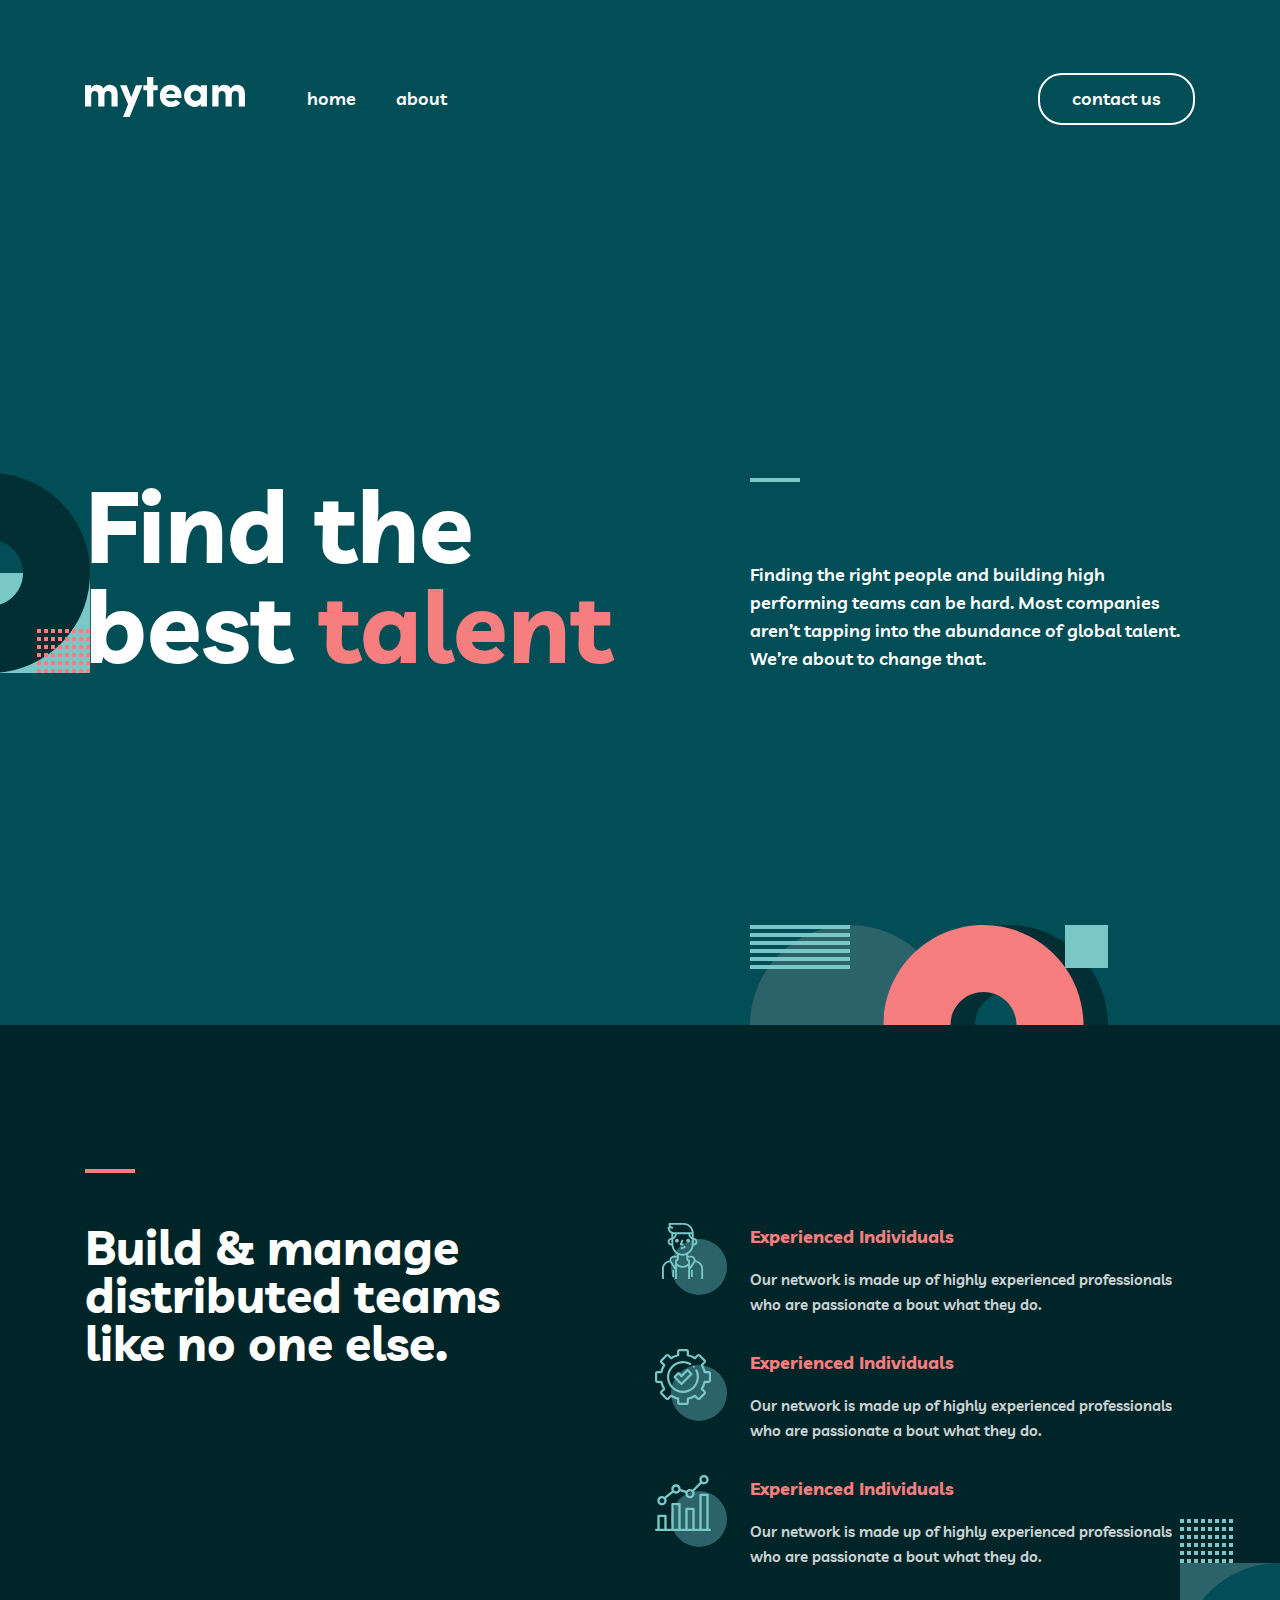
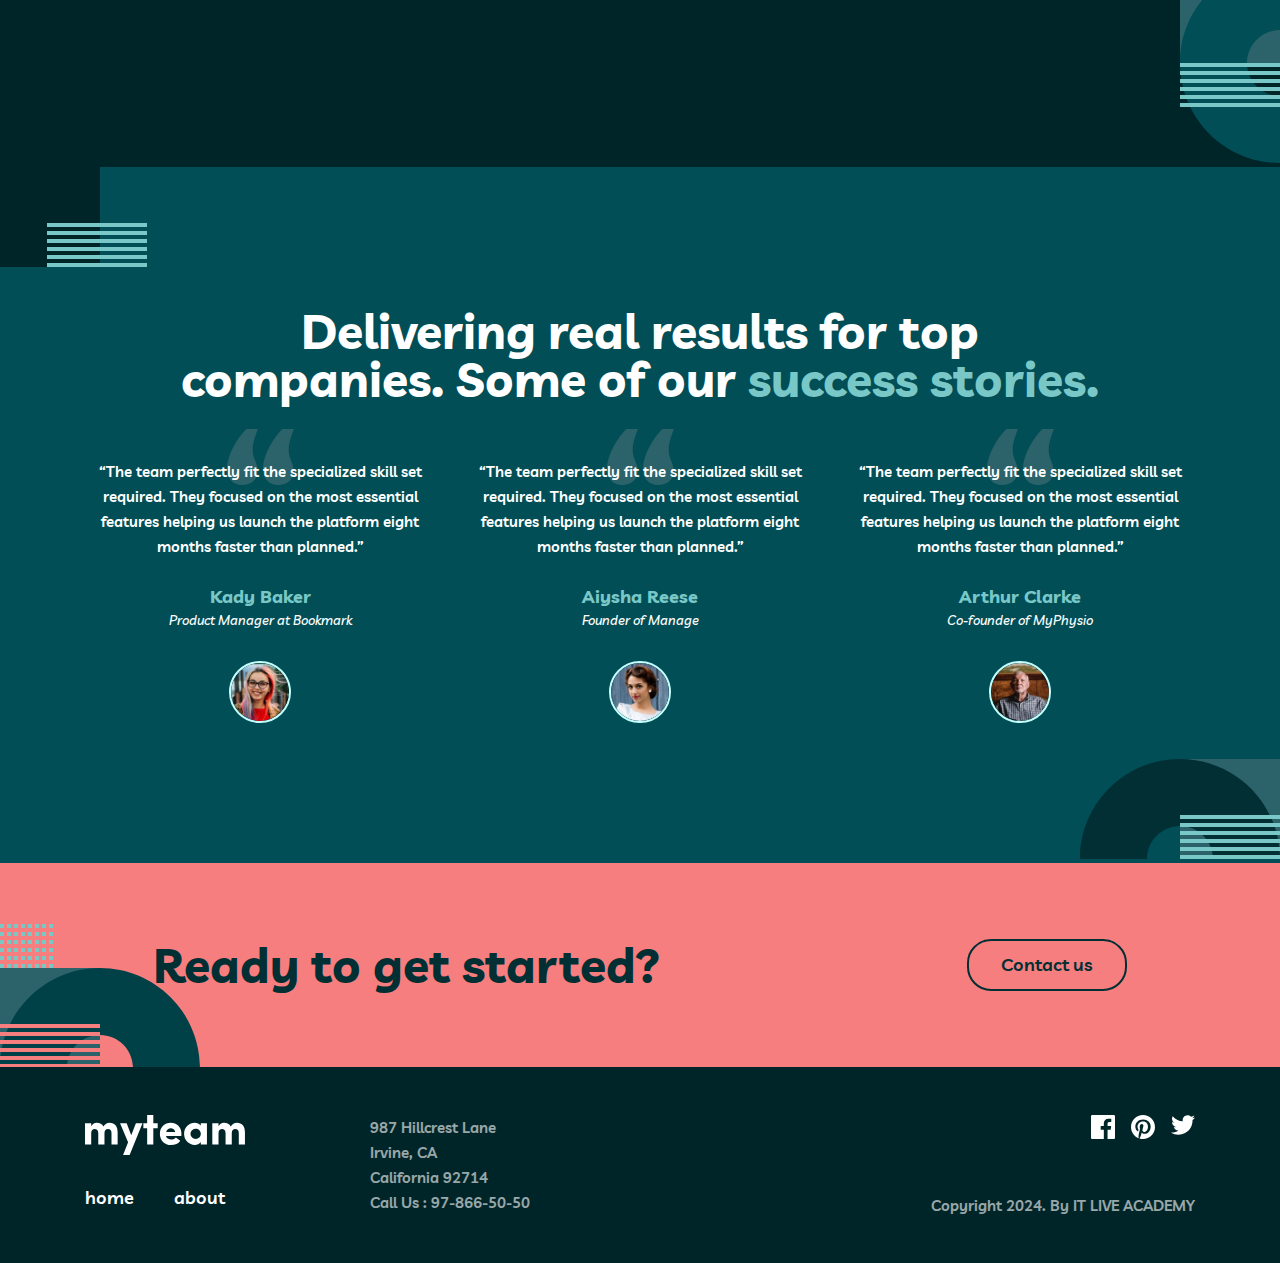
<file: index.html>
<!DOCTYPE html>
<html lang="en">
<head>
  <meta charset="UTF-8">
  <meta name="viewport" content="width=device-width, initial-scale=1.0">

  <link rel="icon" type="image/png" sizes="32x32" href="./img/favicon-32x32.png">
  
  <title>Home Page | myteam website</title>

  <!-- links main.css file -->
  <link rel="stylesheet" href="./css/main.css">
  <!-- links media css -->
  <link rel="stylesheet" href="./css/media.css">
</head>
<body>

  <!-- SITE-HEADER-HERO -->
  <div class="site-header-hero">
    <header class="site-header header">
        <div class="container d-flex">
          <a href="./index.html" class="site-header__logo logo">
            <img src="./img/logo.svg" alt="Site logo" class="logo-image">
          </a>

          <div class="site-menu__bar">
            <span class="site-menu__line"></span>
          </div>
          <nav class="header-nav nav">
            <ul class="nav-list">
              <li class="nav-item">
                <a href="./index.html" class="nav-link">home</a>
              </li>
              <li class="nav-item">
                <a href="./about.html" class="nav-link">about</a>
              </li>
            </ul>
            <a href="./contact.html" class="site-header__link contact-us primary-btn">contact us</a>
            
          </nav>
         
        </div>
    </header>
    <div class="site-hero">
      <div class="container d-flex site-hero__content">
        <h1 class="site-hero__title">Find the <br> best  <span class="site-hero__span">talent</span> </h1>
        <div class="site-hero__text">
          <p class="site-hero__desc">Finding the right people and building high performing teams can be hard. Most companies aren’t tapping into the abundance of global talent. We’re about to change that.</p>
          <img src="./img/bg-pattern-home-2.svg" alt="" class="site-hero__bottom--img">
        </div>
       
        </div>
    </div>
  </div>
  <!-- SITE-HEADER-HERO -->


  <!-- SITE-MAIN -->
  <main class="site-main">
    <!-- offer -->
    <section class="offer">
      <div class="container">
        <div class="offer-content">
          <h2 class="offer-title">Build & manage distributed teams like no one else.</h2>
          <div class="offer-content__service offer-bulid">
            <div class="offer-bulid__item">
              <svg xmlns="http://www.w3.org/2000/svg" width="72" height="72" viewBox="0 0 72 72" fill="none">
                <circle cx="44" cy="44" r="28" fill="#2C6269"/>
                <path fill-rule="evenodd" clip-rule="evenodd" d="M14.4958 0H28.4958C34.1565 0 38.7625 4.606 38.7625 10.2666V10.2667V14.9333C40.8214 14.9333 42.4958 16.6078 42.4958 18.6667C42.4958 20.7256 40.8214 22.4 38.7625 22.4H38.55C38.2613 26.0674 36.1975 29.2747 33.1623 31.101V32.6667H36.1118C38.6029 32.6667 40.6292 34.693 40.6291 37.1842C40.6298 37.2541 40.6289 37.3238 40.6263 37.3934L40.7476 37.4014C44.9636 37.9624 48.0958 41.5427 48.0959 45.7333V56H46.2292V45.7334C46.2292 42.4733 43.7932 39.6891 40.561 39.258L40.1563 39.2323C40.0733 39.3986 39.9798 39.5606 39.8759 39.7172L35.0291 46.9513V56H33.1623V42.9565C31.5585 44.1449 29.6053 44.8 27.5625 44.8C25.5193 44.8 23.5662 44.1451 21.9625 42.9571V56H20.0958V46.9507L15.251 39.7198C15.1464 39.5623 15.0523 39.3996 14.9689 39.2326L14.5023 39.2634C11.3318 39.689 8.89576 42.4732 8.89576 45.7333V56H7.02905V45.7333C7.02905 41.5426 10.1613 37.9633 14.3165 37.407L14.4982 37.3946C14.4954 37.3215 14.4943 37.2481 14.495 37.1746C14.495 34.6929 16.5212 32.6666 19.0123 32.6666H21.9625V31.1315C19.2932 29.5509 17.3029 26.8626 16.72 23.577C16.6621 23.2503 16.6183 22.9208 16.5903 22.5904L16.5756 22.4H16.3625C14.3035 22.4 12.6292 20.7255 12.6292 18.6666C12.6292 16.6077 14.3035 14.9333 16.3625 14.9333H16.3639L16.3626 10.5691C14.1571 9.51877 12.6292 7.26788 12.6292 4.66659C12.6292 4.15144 13.0473 3.7333 13.5625 3.7333H14.0636C13.7445 3.18358 13.5625 2.54603 13.5625 1.86659V0.933297C13.5625 0.418141 13.9806 0 14.4958 0ZM33.1623 35.672V34.5334H36.1118C37.5733 34.5334 38.7625 35.7234 38.7625 37.1934C38.768 37.7264 38.615 38.2415 38.3229 38.6811L35.0291 43.5973V37.5387C35.0292 37.0226 34.6119 36.6053 34.0958 36.6053H33.9371C33.4891 36.5287 33.1586 36.1377 33.1623 35.672ZM29.5133 32.4996C30.1282 32.3806 30.7236 32.2126 31.2956 32V35.6636C31.2863 36.8807 32.0563 37.9363 33.1623 38.3254V40.4479C31.7314 42.032 29.7086 42.9333 27.5625 42.9333C25.4163 42.9333 23.3935 42.0319 21.9625 40.4494V38.3264C23.0676 37.9373 23.8375 36.8826 23.8292 35.672V32.0136C25.0092 32.4416 26.2729 32.6723 27.5728 32.6723C28.2121 32.6723 28.8618 32.6153 29.5133 32.4996ZM20.0958 37.5387V43.5959L16.804 38.6829C16.51 38.2414 16.357 37.7253 16.3626 37.1839C16.3625 35.7224 17.5515 34.5333 19.0132 34.5333H21.9625V35.6786C21.9653 36.1377 21.6358 36.5288 21.1878 36.6054H21.0291C20.5139 36.6054 20.0958 37.0226 20.0958 37.5387ZM35.1286 11.1999H36.896L36.8969 14.0611C36.1833 13.4162 35.4004 12.4564 35.1286 11.1999ZM33.2295 11.1999C33.6437 14.0413 35.8703 15.7542 36.8976 16.4045L36.8986 19.5273L36.7016 22.0715C36.4422 26.3238 33.3398 29.8584 29.1725 30.6647C24.2034 31.5467 19.4396 28.2213 18.5567 23.2503C18.5092 22.9796 18.4727 22.7071 18.4503 22.4401L18.2292 19.6V16.4032C19.2574 15.752 21.4814 14.0394 21.8953 11.1999H33.2295ZM16.3625 16.8H16.3644L16.3653 19.6719L16.4317 20.5333H16.3625C15.333 20.5333 14.4958 19.6961 14.4958 18.6666C14.4958 17.6372 15.333 16.8 16.3625 16.8ZM19.9963 11.1999C19.7247 12.4555 18.9424 13.4148 18.2292 14.0597V11.1334C18.534 11.1772 18.8457 11.1999 19.1625 11.1999H19.9963ZM38.7625 19.6V16.8C39.7919 16.8 40.6292 17.6372 40.6292 18.6667C40.6292 19.6961 39.792 20.5334 38.7625 20.5334H38.6912L38.7625 19.6ZM14.59 5.6C15.0232 7.72702 16.9094 9.3333 19.1625 9.3333V9.33341H36.8435C36.3778 5.13898 32.8125 1.8667 28.4958 1.8667H15.4291C15.4291 2.89625 16.2663 3.73341 17.2958 3.73341C17.8109 3.73341 18.2291 4.15155 18.2291 4.6667C18.2291 5.18186 17.8109 5.6 17.2958 5.6H14.59ZM23.8292 17.7333C23.8292 18.7642 22.9934 19.6 21.9625 19.6C20.9315 19.6 20.0958 18.7642 20.0958 17.7333C20.0958 16.7023 20.9315 15.8666 21.9625 15.8666C22.9934 15.8666 23.8292 16.7023 23.8292 17.7333ZM33.1625 19.6C34.1934 19.6 35.0292 18.7642 35.0292 17.7333C35.0292 16.7023 34.1934 15.8666 33.1625 15.8666C32.1315 15.8666 31.2958 16.7023 31.2958 17.7333C31.2958 18.7642 32.1315 19.6 33.1625 19.6ZM27.0743 20.5333L28.4286 17.1472L26.6954 16.4537L24.8287 21.1204C24.7139 21.4079 24.7494 21.7346 24.923 21.9903C25.0966 22.246 25.386 22.4 25.6959 22.4H28.4959V20.5333H27.0743ZM25.8545 24.2667C27.3076 24.2657 28.674 23.7001 29.7026 22.6726L31.0223 23.9933C29.6419 25.3727 27.806 26.1324 25.8545 26.1334H25.6958V24.2667H25.8545ZM17.2959 47.6C17.2959 47.0839 17.714 46.6667 18.2292 46.6667C18.7443 46.6667 19.1625 47.0839 19.1625 47.6V53.2C19.1625 53.7161 18.7443 54.1333 18.2292 54.1333C17.714 54.1333 17.2959 53.7161 17.2959 53.2V47.6ZM35.9625 47.6C35.9625 47.0839 36.3796 46.6667 36.8958 46.6667C37.4119 46.6667 37.8292 47.0839 37.8291 47.6V53.2C37.8291 53.7161 37.4119 54.1333 36.8958 54.1333C36.3796 54.1333 35.9625 53.7161 35.9625 53.2V47.6Z" fill="#79C8C7"/>
                </svg>
              <div class="offer-bulid__desc">
                <h4 class="offer-bulid__title">Experienced Individuals</h4>
                <p class="offer-bulid__text">Our network is made up of highly experienced professionals who are passionate a       bout what they do.</p>
              </div>
            </div>
            <div class="offer-bulid__item">
              <svg xmlns="http://www.w3.org/2000/svg" width="72" height="72" viewBox="0 0 72 72" fill="none">
                <circle cx="44" cy="44" r="28" fill="#2C6269"/>
                <path fill-rule="evenodd" clip-rule="evenodd" d="M33.9062 53.8125C33.9062 55.0186 32.9249 56 31.7188 56H24.2812C23.0751 56 22.0938 55.0186 22.0938 53.8125V50.5471C20.0357 50.0092 18.0717 49.1948 16.2354 48.1177L13.9244 50.4287C13.0712 51.2815 11.6835 51.2815 10.8307 50.4287L5.57129 45.1693C4.71851 44.3165 4.71851 42.9288 5.57129 42.076L7.88226 39.7646C6.80518 37.9283 5.99084 35.9643 5.45294 33.9062H2.1875C0.981384 33.9062 0 32.9249 0 31.7188V24.2812C0 23.0751 0.981384 22.0938 2.1875 22.0938H5.44568C5.98187 20.0323 6.79535 18.0648 7.87244 16.2251L5.57129 13.924C4.71851 13.0712 4.71851 11.6835 5.57129 10.8307L10.8307 5.57129C11.6835 4.71851 13.0712 4.71851 13.9244 5.57129L16.2174 7.86475C18.0588 6.78253 20.0289 5.96478 22.0938 5.42517V2.1875C22.0938 0.981384 23.0751 0 24.2812 0H31.7188C32.9249 0 33.9062 0.981384 33.9062 2.1875V5.41791C35.9741 5.95581 37.948 6.77271 39.7924 7.85449L42.076 5.57129C42.9288 4.71851 44.3165 4.71851 45.1693 5.57129L50.4287 10.8307C51.2815 11.6835 51.2815 13.0712 50.4287 13.9244L48.1455 16.2076C49.2273 18.052 50.0442 20.0259 50.5821 22.0938H53.8125C55.0186 22.0938 56 23.0751 56 24.2812V31.7188C56 32.9249 55.0186 33.9062 53.8125 33.9062H50.5748C50.0352 35.9711 49.217 37.9412 48.1353 39.7826L50.4283 42.076C51.2811 42.9288 51.2811 44.3165 50.4283 45.1693L45.1693 50.4287C44.3165 51.2815 42.9288 51.2815 42.0756 50.4287L39.7749 48.1276C37.9348 49.2047 35.9673 50.0181 33.9062 50.5543V53.8125ZM16.0713 45.641C16.2747 45.641 16.4785 45.6974 16.6596 45.8127C18.7407 47.1415 21.0167 48.0853 23.4238 48.618C23.9249 48.7291 24.2812 49.173 24.2812 49.6862V53.8125H31.7188V49.6921C31.7188 49.1786 32.0759 48.7343 32.5775 48.624C34.988 48.0934 37.2674 47.1509 39.3519 45.823C39.7843 45.5474 40.3504 45.6094 40.7131 45.9721L43.6227 48.8817L48.8817 43.6227L45.9785 40.7195C45.6154 40.3564 45.5538 39.7894 45.8307 39.3566C47.1641 37.2717 48.1118 34.9902 48.6462 32.5762C48.7569 32.0751 49.2012 31.7188 49.7139 31.7188H53.8125V24.2812H49.7199C49.2064 24.2812 48.762 23.9241 48.6518 23.4225C48.1199 21.0051 47.174 18.7202 45.8405 16.6318C45.5645 16.199 45.6265 15.6329 45.9892 15.2698L48.8817 12.3773L43.6227 7.11835L40.7302 10.0108C40.3675 10.3735 39.801 10.4355 39.3682 10.1595C37.2798 8.82605 34.9949 7.88055 32.5775 7.34821C32.0759 7.23798 31.7188 6.79364 31.7188 6.28009V2.1875H24.2812V6.28607C24.2812 6.79919 23.9249 7.2431 23.4242 7.35419C21.0098 7.88867 18.7283 8.83588 16.6434 10.1693C16.211 10.4462 15.6436 10.3846 15.2809 10.0215L12.3773 7.11835L7.11835 12.3773L10.0279 15.2873C10.3906 15.6496 10.4526 16.2157 10.177 16.6481C8.84912 18.7326 7.90662 21.012 7.37598 23.4225C7.26575 23.9241 6.82141 24.2812 6.30786 24.2812H2.1875V31.7188H6.31384C6.82697 31.7188 7.27087 32.0755 7.38196 32.5762C7.91473 34.9838 8.85895 37.2593 10.1873 39.3404C10.4633 39.7732 10.4017 40.3397 10.0386 40.7025L7.11835 43.6227L12.3773 48.8821L15.2975 45.9614C15.509 45.7504 15.7889 45.641 16.0713 45.641ZM16.7083 39.2917C19.8217 42.4046 23.9108 43.9615 28 43.9615C32.0892 43.9615 36.1783 42.4046 39.2917 39.2917C44.1597 34.4241 45.3646 27.0182 42.2901 20.8641C42.0201 20.3237 41.363 20.1041 40.8229 20.3741C40.2825 20.6441 40.0633 21.3012 40.3333 21.8417C42.9865 27.1528 41.9462 33.5439 37.7451 37.7451C35.0581 40.432 31.5295 41.7753 28 41.7748C24.4714 41.7744 20.9419 40.4312 18.2554 37.7451C12.8819 32.3716 12.8819 23.6284 18.2554 18.2554C22.6026 13.9077 29.38 12.9691 34.736 15.9726C35.2628 16.2682 35.9293 16.0807 36.2249 15.5535C36.5201 15.0267 36.3326 14.3602 35.8058 14.0649C32.8296 12.3961 29.3181 11.7219 25.9167 12.1671C22.4039 12.6268 19.2197 14.1974 16.7083 16.7083C10.4821 22.9346 10.4821 33.0654 16.7083 39.2917ZM38.7572 18.8138C38.4684 18.8138 38.1873 18.6976 37.9826 18.4929C37.7792 18.2896 37.6635 18.0084 37.6635 17.72C37.6635 17.4321 37.7792 17.1501 37.9826 16.9467C38.186 16.7429 38.4684 16.6263 38.7572 16.6263C39.0447 16.6263 39.3267 16.7429 39.5305 16.9467C39.7339 17.1501 39.851 17.4321 39.851 17.72C39.851 18.0084 39.7339 18.2896 39.5305 18.4929C39.3259 18.6976 39.0447 18.8138 38.7572 18.8138ZM26.4564 36.0574C26.1663 36.0574 25.8881 35.9421 25.683 35.737L18.7664 28.8199C18.3391 28.3931 18.3391 27.7005 18.7664 27.2733L22.6893 23.3499C22.8944 23.1448 23.1725 23.0298 23.4626 23.0298C23.7527 23.0298 24.0313 23.1448 24.2364 23.3499L26.4564 25.5703L31.764 20.263C32.1909 19.8358 32.8834 19.8358 33.3107 20.263L37.2341 24.1864C37.6609 24.6132 37.6609 25.3058 37.2341 25.733L27.2301 35.737C27.0246 35.9421 26.7465 36.0574 26.4564 36.0574ZM21.0863 28.0466L26.4564 33.4166L34.9137 24.9597L32.5374 22.5834L27.2301 27.8906C27.025 28.0957 26.7465 28.2111 26.4564 28.2111C26.1663 28.2111 25.8881 28.0957 25.683 27.8906L23.4626 25.6702L21.0863 28.0466Z" fill="#79C8C7"/>
                </svg>
              <div class="offer-bulid__desc">
                <h4 class="offer-bulid__title">Experienced Individuals</h4>
                <p class="offer-bulid__text">Our network is made up of highly experienced professionals who are passionate a       bout what they do.</p>
              </div>
            </div>
            <div class="offer-bulid__item">
              <svg xmlns="http://www.w3.org/2000/svg" width="72" height="72" viewBox="0 0 72 72" fill="none">
                <circle cx="44" cy="44" r="28" fill="#2C6269"/>
                <path fill-rule="evenodd" clip-rule="evenodd" d="M44.3333 4.6667C44.3333 2.093 46.4263 0 49 0C51.5737 0 53.6667 2.093 53.6667 4.6667C53.6667 7.24041 51.5737 9.33341 49 9.33341C48.1355 9.33341 47.3252 9.09726 46.6303 8.68608L39.0194 16.297C39.4306 16.992 39.6667 17.8022 39.6667 18.6667C39.6667 21.2404 37.5737 23.3334 35 23.3334C32.4263 23.3334 30.3333 21.2404 30.3333 18.6667C30.3333 18.4032 30.3552 18.1447 30.3974 17.893L25.0246 16.3608C24.2129 17.7396 22.7129 18.6667 21 18.6667C19.9493 18.6667 18.9788 18.3179 18.1981 17.73L11.0811 23.4046C11.4541 24.075 11.6667 24.8465 11.6667 25.6667C11.6667 28.2404 9.5737 30.3334 7 30.3334C4.4263 30.3334 2.3333 28.2404 2.3333 25.6667C2.3333 23.093 4.4263 21 7 21C7.90488 21 8.75035 21.2587 9.46631 21.7061L16.7404 15.9062C16.4788 15.3239 16.3333 14.6787 16.3333 14C16.3333 11.4263 18.4263 9.3333 21 9.3333C23.5737 9.3333 25.6667 11.4263 25.6667 14C25.6667 14.0389 25.6662 14.0777 25.6653 14.1165L31.3656 15.742C32.2217 14.6803 33.5327 14 35 14C35.8645 14 36.6748 14.2361 37.3697 14.6473L44.9806 7.03637C44.5694 6.34145 44.3333 5.5312 44.3333 4.6667ZM19.2225 15.5101C19.209 15.491 19.1948 15.4722 19.18 15.4537C19.1649 15.4348 19.1494 15.4164 19.1334 15.3987C18.8404 15.0086 18.6667 14.524 18.6667 14C18.6667 12.7143 19.712 11.6667 21 11.6667C22.288 11.6667 23.3333 12.7144 23.3333 14C23.3333 15.2857 22.288 16.3333 21 16.3333C20.2882 16.3333 19.6506 16.0133 19.2225 15.5101ZM8.61291 23.982C8.1938 23.5805 7.62552 23.3334 7 23.3334C5.712 23.3334 4.6667 24.381 4.6667 25.6667C4.6667 26.9523 5.712 28 7 28C8.288 28 9.3333 26.9523 9.3333 25.6667C9.3333 25.0421 9.08657 24.4737 8.68515 24.0543C8.66023 24.0314 8.63612 24.0073 8.61291 23.982ZM47.3975 6.3613C47.3831 6.34522 47.3681 6.32945 47.3527 6.314C47.3373 6.29859 47.3215 6.28369 47.3055 6.26933C46.9096 5.85087 46.6667 5.28643 46.6667 4.6667C46.6667 3.381 47.712 2.33341 49 2.33341C50.288 2.33341 51.3333 3.38111 51.3333 4.6667C51.3333 5.9523 50.288 7 49 7C48.3796 7 47.8155 6.75694 47.3975 6.3613ZM52.5 18.6667C53.144 18.6667 53.6667 19.1893 53.6667 19.8334V53.6667H54.8333C55.4773 53.6667 56 54.1893 56.0001 54.8333C56.0001 55.4773 55.4774 56 54.8334 56H52.5159L52.5 56.0001H45.5L45.4841 56H38.5159L38.5 56.0001H31.5L31.4841 56H24.5159L24.5 56.0001H17.5L17.4841 56H10.5H3.5H1.1667C0.522703 56 0 55.4773 0 54.8333C0 54.1893 0.522703 53.6667 1.1667 53.6667H2.3333V40.8334C2.3333 40.1894 2.856 39.6667 3.5 39.6667H10.5C11.144 39.6667 11.6667 40.1893 11.6667 40.8333V53.6667H16.3333V29.1667C16.3333 28.5227 16.856 28 17.5 28H24.5C25.144 28 25.6667 28.5227 25.6667 29.1667V53.6667H30.3333V33.8334C30.3333 33.1894 30.856 32.6667 31.5 32.6667H38.5C39.144 32.6667 39.6667 33.1893 39.6667 33.8334V53.6667H44.3333V19.8334C44.3333 19.1894 44.856 18.6667 45.5 18.6667H52.5ZM51.3333 21V53.6667H46.6666V21H51.3333ZM37.3333 53.6667V35H32.6666V53.6667H37.3333ZM18.6666 30.3333H23.3333V53.6667H18.6666V30.3333ZM9.33341 53.6667V42H4.6667V53.6667H9.3333H9.33341ZM35 21C33.712 21 32.6667 19.9523 32.6667 18.6667C32.6667 17.381 33.712 16.3334 35 16.3334C36.288 16.3334 37.3333 17.3811 37.3333 18.6667C37.3333 19.9523 36.288 21 35 21Z" fill="#79C8C7"/>
                </svg>
              <div class="offer-bulid__desc">
                <h4 class="offer-bulid__title">Experienced Individuals</h4>
                <p class="offer-bulid__text">Our network is made up of highly experienced professionals who are passionate a       bout what they do.</p>
              </div>
            </div>
          </div>
        </div>
      </div>
    </section>
    <!-- offer -->

    <!-- service -->
    <section class="delivery">
      <div class="container">
        <div class="delivery-content">
          <h2 class="delivery-title">Delivering real results for top companies. Some of our </h2>
          <div class="delivery-cards">
            <div class="delivery-card">
              <p class="delivery-card__desc"> “The team perfectly fit the specialized skill set required. They focused on the most essential features helping us launch the platform eight months faster than planned.”</p>
              <div class="delivery-card__body">
                <h4 class="delivery-card__name">Kady Baker</h4>
                <p class="delivery-card__jobs">Product Manager at Bookmark</p>
              </div>
              <div class="delivery-card__ava">
                <img src="./img/avatar-kady.jpg" alt="Person image" class="delivery-card__ava--img">
              </div>
            </div>
            <div class="delivery-card">
              <p class="delivery-card__desc"> “The team perfectly fit the specialized skill set required. They focused on the most essential features helping us launch the platform eight months faster than planned.”</p>
              <div class="delivery-card__body">
                <h4 class="delivery-card__name">Aiysha Reese</h4>
                <p class="delivery-card__jobs">Founder of Manage</p>
              </div>
              <div class="delivery-card__ava">
                <img src="./img/avatar-aiysha.jpg" alt="Person image" class="delivery-card__ava--img">
              </div>
            </div>
            <div class="delivery-card">
              <p class="delivery-card__desc"> “The team perfectly fit the specialized skill set required. They focused on the most essential features helping us launch the platform eight months faster than planned.”</p>
              <div class="delivery-card__body">
                <h4 class="delivery-card__name">Arthur Clarke</h4>
                <p class="delivery-card__jobs">Co-founder of MyPhysio</p>
              </div>
              <div class="delivery-card__ava">
                <img src="./img/avatar-arthur.jpg" alt="Person image" class="delivery-card__ava--img">
              </div>
            </div>
          </div>
        </div>
      </div>
    </section>
    <!-- service -->

    <!-- contact -->
    <section class="contact">
        <div class="contact-content">
          <h3 class="contact-title">Ready to get started?</h3>
          <a href="#!" class="contact-btn primary-btn">Contact us</a>
        </div>
    </section>
    <!-- contact -->
  </main>

  <!-- SITE-MAIN -->

  <!-- SITE-FOOTER -->
  <footer class="site-footer">
    <div class="container">
      <div class="footer-info">
        <div class="footer-menu">
          <div class="footer-menu__list">
            <a href="" class="footer-logo logo">
              <img src="./img/logo.svg" alt="Site logo" class="footer-logo__image">
            </a>
            <ul class="nav-list">
              <li class="nav-item">
                <a href="#!" class="nav-link">home</a>
              </li>
              <li class="nav-item">
                <a href="#!" class="nav-link">about</a>
              </li>
            </ul>
          </div>
          <p class="footer-contact">
            987  Hillcrest Lane <br>Irvine, CA <br> California  92714 <br>Call Us : <a href="tel:998978665050" class="footer-contact__phone">97-866-50-50</a>
          </p>
        </div>
        <div class="footer-social social">
          <ul class="social-list">
            <a href="#!" class="social-link">
              <svg xmlns="http://www.w3.org/2000/svg" width="24" height="24" viewBox="0 0 24 24" fill="none">
                <path d="M22.675 0H1.325C0.593 0 0 0.593 0 1.325V22.676C0 23.407 0.593 24 1.325 24H12.82V14.706H9.692V11.084H12.82V8.413C12.82 5.313 14.713 3.625 17.479 3.625C18.804 3.625 19.942 3.724 20.274 3.768V7.008L18.356 7.009C16.852 7.009 16.561 7.724 16.561 8.772V11.085H20.148L19.681 14.707H16.561V24H22.677C23.407 24 24 23.407 24 22.675V1.325C24 0.593 23.407 0 22.675 0Z" fill="currentColor"/>
                </svg>
            </a>
            <a href="#!" class="social-link">
              <svg xmlns="http://www.w3.org/2000/svg" width="24" height="24" viewBox="0 0 24 24" fill="none">
                <path d="M12 0C5.373 0 0 5.372 0 12C0 17.084 3.163 21.426 7.627 23.174C7.522 22.225 7.427 20.769 7.669 19.733C7.887 18.796 9.076 13.768 9.076 13.768C9.076 13.768 8.717 13.049 8.717 11.986C8.717 10.318 9.684 9.072 10.888 9.072C11.911 9.072 12.406 9.841 12.406 10.762C12.406 11.791 11.751 13.33 11.412 14.757C11.129 15.951 12.011 16.926 13.189 16.926C15.322 16.926 16.961 14.677 16.961 11.431C16.961 8.558 14.897 6.549 11.949 6.549C8.535 6.549 6.531 9.11 6.531 11.756C6.531 12.787 6.928 13.894 7.424 14.494C7.522 14.613 7.536 14.718 7.507 14.839L7.174 16.199C7.121 16.419 7 16.466 6.772 16.36C5.273 15.662 4.336 13.471 4.336 11.711C4.336 7.926 7.086 4.449 12.265 4.449C16.428 4.449 19.663 7.416 19.663 11.38C19.663 15.516 17.056 18.844 13.436 18.844C12.22 18.844 11.077 18.213 10.686 17.466L9.938 20.319C9.667 21.362 8.936 22.669 8.446 23.465C9.57 23.812 10.763 24 12 24C18.627 24 24 18.627 24 12C24 5.372 18.627 0 12 0Z" fill="currentColor"/>
                </svg>
            </a>
            <a href="#!" class="social-link">
              <svg xmlns="http://www.w3.org/2000/svg" width="24" height="20" viewBox="0 0 24 20" fill="none">
                <path d="M24 2.55699C23.117 2.94899 22.168 3.21299 21.172 3.33199C22.189 2.72299 22.97 1.75799 23.337 0.607986C22.386 1.17199 21.332 1.58199 20.21 1.80299C19.313 0.845986 18.032 0.247986 16.616 0.247986C13.437 0.247986 11.101 3.21399 11.819 6.29299C7.728 6.08799 4.1 4.12799 1.671 1.14899C0.381 3.36199 1.002 6.25699 3.194 7.72299C2.388 7.69699 1.628 7.47599 0.965 7.10699C0.911 9.38799 2.546 11.522 4.914 11.997C4.221 12.185 3.462 12.229 2.69 12.081C3.316 14.037 5.134 15.46 7.29 15.5C5.22 17.123 2.612 17.848 0 17.54C2.179 18.937 4.768 19.752 7.548 19.752C16.69 19.752 21.855 12.031 21.543 5.10599C22.505 4.41099 23.34 3.54399 24 2.55699Z" fill="currentColor"/>
                </svg>
            </a>
          </ul>
          <p class="footer-text">Copyright 2024. By IT LIVE ACADEMY</p>
        </div>
        
      </div>
    </div>
  </footer>
  <!-- SITE-FOOTER -->

  

  
</body>
</html>
</file>
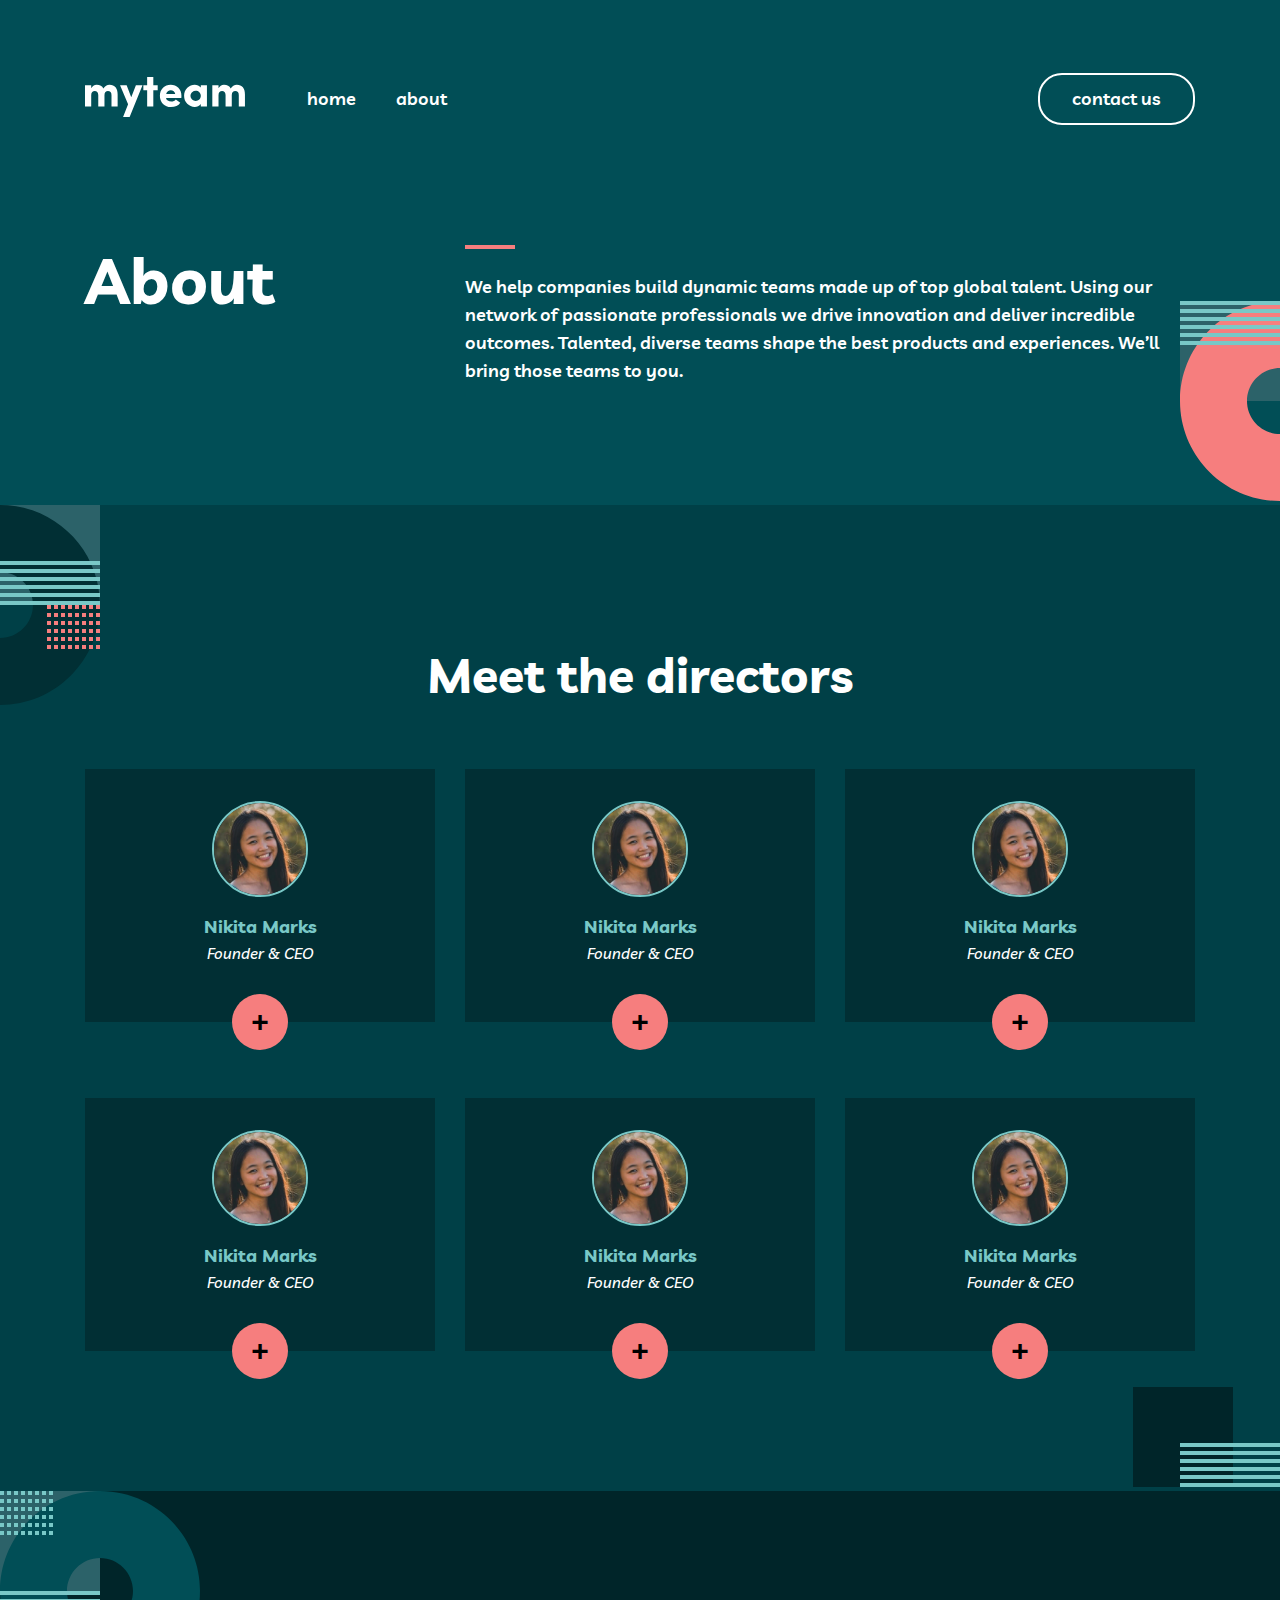
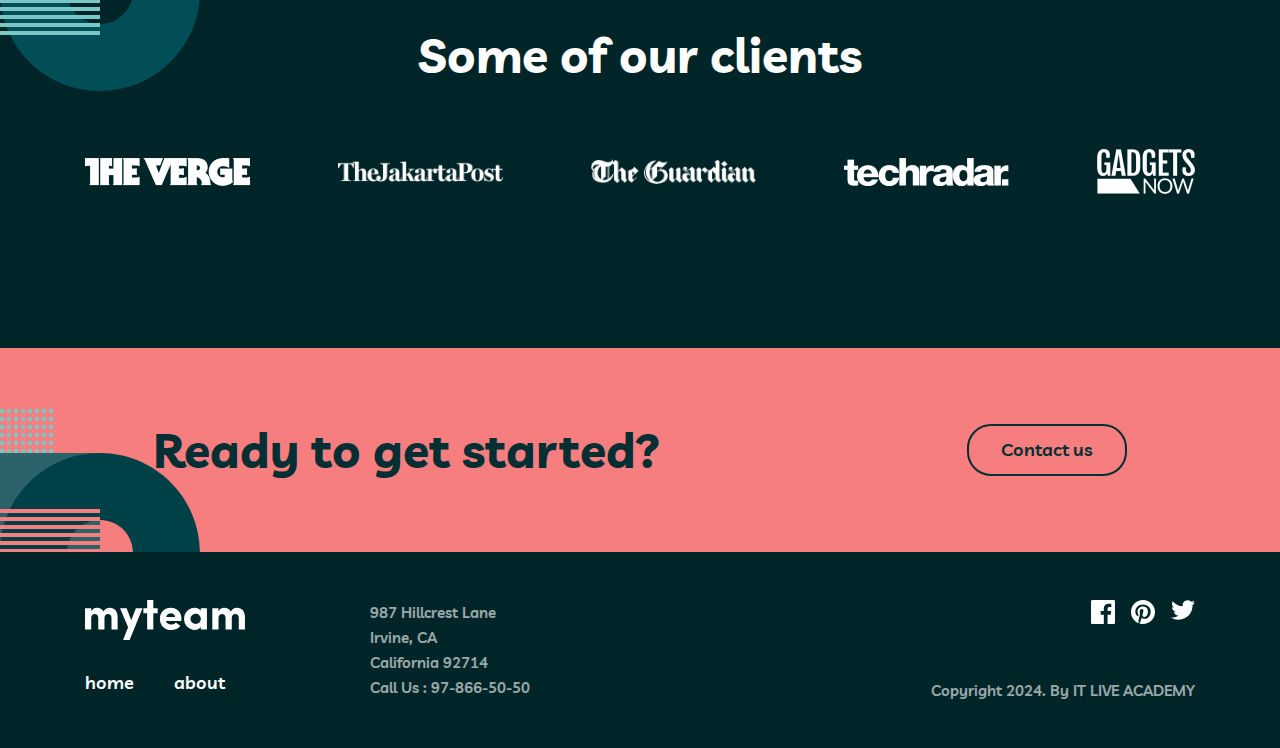
<file: about.html>
<!DOCTYPE html>
<html lang="en">
<head>
  <meta charset="UTF-8">
  <meta name="viewport" content="width=device-width, initial-scale=1.0">

  <link rel="icon" type="image/png" sizes="32x32" href="./img/favicon-32x32.png">
  
  <title>About Page | myteam website </title>
    <!-- links main.css file -->
    <link rel="stylesheet" href="./css/main.css">
    <!-- links medida css file -->
    <link rel="stylesheet" href="./css/media.css">
</head>
<body>

     <!-- SITE-HEADER -->
  <div class="site-header-hero">
    <header class="site-header header">
      <div class="container d-flex">
        <a href="#!" class="site-header__logo logo">
          <img src="./img/logo.svg" alt="Site logo" class="logo-image">
        </a>

        <div class="site-menu__bar">
          <span class="site-menu__line"></span>
        </div>
        <nav class="header-nav nav">
          <ul class="nav-list">
            <li class="nav-item">
              <a href="./index.html" class="nav-link">home</a>
            </li>
            <li class="nav-item">
              <a href="./about.html" class="nav-link">about</a>
            </li>
          </ul>
          <a href="./contact.html" class="site-header__link contact-us primary-btn">contact us</a>
          
        </nav>
       
      </div>
    </header>
   
   
  </div>
  <!-- SITE-HEADER -->

  <!-- about-section -->
  <section class="about">
      <div class="about-companies">
        <div class="container">
         <div class="about-content">
          <h1 class="about-title">About</h1>
          <p class="about-desc">We help companies build dynamic teams made up of top global talent. Using our network of passionate professionals we drive innovation and deliver incredible outcomes. Talented, diverse teams shape the best products and experiences. We’ll bring those teams to you.</p>
         </div>
        </div>
      </div>

      <div class="about-team team">
        <div class="container">
          <h2 class="team-title">Meet the directors</h2>
          <div class="team-cards">
            <div class="team-card">
                <div class="team-ava">
                  <img src="./img/avatar-nikita.jpg" alt="Founder SEO" class="team-ava__image">
                </div>
                <h4 class="team-person__name">Nikita Marks</h4>
                <span class="team-person__job">Founder & CEO</span>
                <button class="team-about__more">+</button>

                <div class="team-card__content">
                  <h4 class="team-person__name">Nikita Marks</h4>
                  <p class="team-person__desc">“Empowered teams create truly amazing products. Set the north star and let them follow it.”</p>
                  <ul class="team-person__social ">
                    <a href="#!" class="social-link">
                      <svg xmlns="http://www.w3.org/2000/svg" width="24" height="20" viewBox="0 0 24 20" fill="none">
                        <path d="M24 2.309C23.117 2.701 22.168 2.965 21.172 3.084C22.189 2.475 22.97 1.51 23.337 0.36C22.386 0.924 21.332 1.334 20.21 1.555C19.313 0.598 18.032 0 16.616 0C13.437 0 11.101 2.966 11.819 6.045C7.728 5.84 4.1 3.88 1.671 0.901C0.381 3.114 1.002 6.009 3.194 7.475C2.388 7.449 1.628 7.228 0.965 6.859C0.911 9.14 2.546 11.274 4.914 11.749C4.221 11.937 3.462 11.981 2.69 11.833C3.316 13.789 5.134 15.212 7.29 15.252C5.22 16.875 2.612 17.6 0 17.292C2.179 18.689 4.768 19.504 7.548 19.504C16.69 19.504 21.855 11.783 21.543 4.858C22.505 4.163 23.34 3.296 24 2.309Z" fill="currentColor"/>
                        </svg>
                    </a>
                    <a href="#!" class="social-link">
                      <svg xmlns="http://www.w3.org/2000/svg" width="20" height="20" viewBox="0 0 20 20" fill="none">
                        <path fill-rule="evenodd" clip-rule="evenodd" d="M2 0H18C19.1 0 20 0.9 20 2V18C20 19.1 19.1 20 18 20H2C0.9 20 0 19.1 0 18V2C0 0.9 0.9 0 2 0ZM6 17V8H3V17H6ZM4.5 6.3C3.5 6.3 2.7 5.5 2.7 4.5C2.7 3.5 3.5 2.7 4.5 2.7C5.5 2.7 6.3 3.5 6.3 4.5C6.3 5.5 5.5 6.3 4.5 6.3ZM14 17H17V11.3C17 9.4 15.4 7.8 13.5 7.8C12.6 7.8 11.5 8.4 11 9.2V8H8V17H11V11.7C11 10.9 11.7 10.2 12.5 10.2C13.3 10.2 14 10.9 14 11.7V17Z" fill="currentColor"/>
                        </svg>
                    </a>
                  </ul>
                </div>
            </div>
            <div class="team-card">
              <div class="team-ava">
                <img src="./img/avatar-nikita.jpg" alt="Founder SEO" class="team-ava__image">
              </div>
              <h4 class="team-person__name">Nikita Marks</h4>
              <span class="team-person__job">Founder & CEO</span>
              <button class="team-about__more">+</button>

              <div class="team-card__content">
                <h4 class="team-person__name">Nikita Marks</h4>
                <p class="team-person__desc">“Empowered teams create truly amazing products. Set the north star and let them follow it.”</p>
                <ul class="team-person__social ">
                  <a href="#!" class="social-link">
                    <svg xmlns="http://www.w3.org/2000/svg" width="24" height="20" viewBox="0 0 24 20" fill="none">
                      <path d="M24 2.309C23.117 2.701 22.168 2.965 21.172 3.084C22.189 2.475 22.97 1.51 23.337 0.36C22.386 0.924 21.332 1.334 20.21 1.555C19.313 0.598 18.032 0 16.616 0C13.437 0 11.101 2.966 11.819 6.045C7.728 5.84 4.1 3.88 1.671 0.901C0.381 3.114 1.002 6.009 3.194 7.475C2.388 7.449 1.628 7.228 0.965 6.859C0.911 9.14 2.546 11.274 4.914 11.749C4.221 11.937 3.462 11.981 2.69 11.833C3.316 13.789 5.134 15.212 7.29 15.252C5.22 16.875 2.612 17.6 0 17.292C2.179 18.689 4.768 19.504 7.548 19.504C16.69 19.504 21.855 11.783 21.543 4.858C22.505 4.163 23.34 3.296 24 2.309Z" fill="currentColor"/>
                      </svg>
                  </a>
                  <a href="#!" class="social-link">
                    <svg xmlns="http://www.w3.org/2000/svg" width="20" height="20" viewBox="0 0 20 20" fill="none">
                      <path fill-rule="evenodd" clip-rule="evenodd" d="M2 0H18C19.1 0 20 0.9 20 2V18C20 19.1 19.1 20 18 20H2C0.9 20 0 19.1 0 18V2C0 0.9 0.9 0 2 0ZM6 17V8H3V17H6ZM4.5 6.3C3.5 6.3 2.7 5.5 2.7 4.5C2.7 3.5 3.5 2.7 4.5 2.7C5.5 2.7 6.3 3.5 6.3 4.5C6.3 5.5 5.5 6.3 4.5 6.3ZM14 17H17V11.3C17 9.4 15.4 7.8 13.5 7.8C12.6 7.8 11.5 8.4 11 9.2V8H8V17H11V11.7C11 10.9 11.7 10.2 12.5 10.2C13.3 10.2 14 10.9 14 11.7V17Z" fill="currentColor"/>
                      </svg>
                  </a>
                </ul>
              </div>
            </div>
            <div class="team-card">
              <div class="team-ava">
                <img src="./img/avatar-nikita.jpg" alt="Founder SEO" class="team-ava__image">
              </div>
              <h4 class="team-person__name">Nikita Marks</h4>
              <span class="team-person__job">Founder & CEO</span>
              <button class="team-about__more">+</button>

              <div class="team-card__content">
                <h4 class="team-person__name">Nikita Marks</h4>
                <p class="team-person__desc">“Empowered teams create truly amazing products. Set the north star and let them follow it.”</p>
                <ul class="team-person__social ">
                  <a href="#!" class="social-link">
                    <svg xmlns="http://www.w3.org/2000/svg" width="24" height="20" viewBox="0 0 24 20" fill="none">
                      <path d="M24 2.309C23.117 2.701 22.168 2.965 21.172 3.084C22.189 2.475 22.97 1.51 23.337 0.36C22.386 0.924 21.332 1.334 20.21 1.555C19.313 0.598 18.032 0 16.616 0C13.437 0 11.101 2.966 11.819 6.045C7.728 5.84 4.1 3.88 1.671 0.901C0.381 3.114 1.002 6.009 3.194 7.475C2.388 7.449 1.628 7.228 0.965 6.859C0.911 9.14 2.546 11.274 4.914 11.749C4.221 11.937 3.462 11.981 2.69 11.833C3.316 13.789 5.134 15.212 7.29 15.252C5.22 16.875 2.612 17.6 0 17.292C2.179 18.689 4.768 19.504 7.548 19.504C16.69 19.504 21.855 11.783 21.543 4.858C22.505 4.163 23.34 3.296 24 2.309Z" fill="currentColor"/>
                      </svg>
                  </a>
                  <a href="#!" class="social-link">
                    <svg xmlns="http://www.w3.org/2000/svg" width="20" height="20" viewBox="0 0 20 20" fill="none">
                      <path fill-rule="evenodd" clip-rule="evenodd" d="M2 0H18C19.1 0 20 0.9 20 2V18C20 19.1 19.1 20 18 20H2C0.9 20 0 19.1 0 18V2C0 0.9 0.9 0 2 0ZM6 17V8H3V17H6ZM4.5 6.3C3.5 6.3 2.7 5.5 2.7 4.5C2.7 3.5 3.5 2.7 4.5 2.7C5.5 2.7 6.3 3.5 6.3 4.5C6.3 5.5 5.5 6.3 4.5 6.3ZM14 17H17V11.3C17 9.4 15.4 7.8 13.5 7.8C12.6 7.8 11.5 8.4 11 9.2V8H8V17H11V11.7C11 10.9 11.7 10.2 12.5 10.2C13.3 10.2 14 10.9 14 11.7V17Z" fill="currentColor"/>
                      </svg>
                  </a>
                </ul>
              </div>
            </div>
            <div class="team-card">
              <div class="team-ava">
                <img src="./img/avatar-nikita.jpg" alt="Founder SEO" class="team-ava__image">
              </div>
              <h4 class="team-person__name">Nikita Marks</h4>
              <span class="team-person__job">Founder & CEO</span>
              <button class="team-about__more">+</button>

              <div class="team-card__content">
                <h4 class="team-person__name">Nikita Marks</h4>
                <p class="team-person__desc">“Empowered teams create truly amazing products. Set the north star and let them follow it.”</p>
                <ul class="team-person__social ">
                  <a href="#!" class="social-link">
                    <svg xmlns="http://www.w3.org/2000/svg" width="24" height="20" viewBox="0 0 24 20" fill="none">
                      <path d="M24 2.309C23.117 2.701 22.168 2.965 21.172 3.084C22.189 2.475 22.97 1.51 23.337 0.36C22.386 0.924 21.332 1.334 20.21 1.555C19.313 0.598 18.032 0 16.616 0C13.437 0 11.101 2.966 11.819 6.045C7.728 5.84 4.1 3.88 1.671 0.901C0.381 3.114 1.002 6.009 3.194 7.475C2.388 7.449 1.628 7.228 0.965 6.859C0.911 9.14 2.546 11.274 4.914 11.749C4.221 11.937 3.462 11.981 2.69 11.833C3.316 13.789 5.134 15.212 7.29 15.252C5.22 16.875 2.612 17.6 0 17.292C2.179 18.689 4.768 19.504 7.548 19.504C16.69 19.504 21.855 11.783 21.543 4.858C22.505 4.163 23.34 3.296 24 2.309Z" fill="currentColor"/>
                      </svg>
                  </a>
                  <a href="#!" class="social-link">
                    <svg xmlns="http://www.w3.org/2000/svg" width="20" height="20" viewBox="0 0 20 20" fill="none">
                      <path fill-rule="evenodd" clip-rule="evenodd" d="M2 0H18C19.1 0 20 0.9 20 2V18C20 19.1 19.1 20 18 20H2C0.9 20 0 19.1 0 18V2C0 0.9 0.9 0 2 0ZM6 17V8H3V17H6ZM4.5 6.3C3.5 6.3 2.7 5.5 2.7 4.5C2.7 3.5 3.5 2.7 4.5 2.7C5.5 2.7 6.3 3.5 6.3 4.5C6.3 5.5 5.5 6.3 4.5 6.3ZM14 17H17V11.3C17 9.4 15.4 7.8 13.5 7.8C12.6 7.8 11.5 8.4 11 9.2V8H8V17H11V11.7C11 10.9 11.7 10.2 12.5 10.2C13.3 10.2 14 10.9 14 11.7V17Z" fill="currentColor"/>
                      </svg>
                  </a>
                </ul>
              </div>
            </div>
            <div class="team-card">
              <div class="team-ava">
                <img src="./img/avatar-nikita.jpg" alt="Founder SEO" class="team-ava__image">
              </div>
              <h4 class="team-person__name">Nikita Marks</h4>
              <span class="team-person__job">Founder & CEO</span>
              <button class="team-about__more">+</button>

              <div class="team-card__content">
                <h4 class="team-person__name">Nikita Marks</h4>
                <p class="team-person__desc">“Empowered teams create truly amazing products. Set the north star and let them follow it.”</p>
                <ul class="team-person__social ">
                  <a href="#!" class="social-link">
                    <svg xmlns="http://www.w3.org/2000/svg" width="24" height="20" viewBox="0 0 24 20" fill="none">
                      <path d="M24 2.309C23.117 2.701 22.168 2.965 21.172 3.084C22.189 2.475 22.97 1.51 23.337 0.36C22.386 0.924 21.332 1.334 20.21 1.555C19.313 0.598 18.032 0 16.616 0C13.437 0 11.101 2.966 11.819 6.045C7.728 5.84 4.1 3.88 1.671 0.901C0.381 3.114 1.002 6.009 3.194 7.475C2.388 7.449 1.628 7.228 0.965 6.859C0.911 9.14 2.546 11.274 4.914 11.749C4.221 11.937 3.462 11.981 2.69 11.833C3.316 13.789 5.134 15.212 7.29 15.252C5.22 16.875 2.612 17.6 0 17.292C2.179 18.689 4.768 19.504 7.548 19.504C16.69 19.504 21.855 11.783 21.543 4.858C22.505 4.163 23.34 3.296 24 2.309Z" fill="currentColor"/>
                      </svg>
                  </a>
                  <a href="#!" class="social-link">
                    <svg xmlns="http://www.w3.org/2000/svg" width="20" height="20" viewBox="0 0 20 20" fill="none">
                      <path fill-rule="evenodd" clip-rule="evenodd" d="M2 0H18C19.1 0 20 0.9 20 2V18C20 19.1 19.1 20 18 20H2C0.9 20 0 19.1 0 18V2C0 0.9 0.9 0 2 0ZM6 17V8H3V17H6ZM4.5 6.3C3.5 6.3 2.7 5.5 2.7 4.5C2.7 3.5 3.5 2.7 4.5 2.7C5.5 2.7 6.3 3.5 6.3 4.5C6.3 5.5 5.5 6.3 4.5 6.3ZM14 17H17V11.3C17 9.4 15.4 7.8 13.5 7.8C12.6 7.8 11.5 8.4 11 9.2V8H8V17H11V11.7C11 10.9 11.7 10.2 12.5 10.2C13.3 10.2 14 10.9 14 11.7V17Z" fill="currentColor"/>
                      </svg>
                  </a>
                </ul>
              </div>
            </div>
            <div class="team-card">
              <div class="team-ava">
                <img src="./img/avatar-nikita.jpg" alt="Founder SEO" class="team-ava__image">
              </div>
              <h4 class="team-person__name">Nikita Marks</h4>
              <span class="team-person__job">Founder & CEO</span>
              <button class="team-about__more active">+</button>

              <div class="team-card__content">
                <h4 class="team-person__name">Nikita Marks</h4>
                <p class="team-person__desc">“Empowered teams create truly amazing products. Set the north star and let them follow it.”</p>
                <ul class="team-person__social ">
                  <a href="#!" class="social-link">
                    <svg xmlns="http://www.w3.org/2000/svg" width="24" height="20" viewBox="0 0 24 20" fill="none">
                      <path d="M24 2.309C23.117 2.701 22.168 2.965 21.172 3.084C22.189 2.475 22.97 1.51 23.337 0.36C22.386 0.924 21.332 1.334 20.21 1.555C19.313 0.598 18.032 0 16.616 0C13.437 0 11.101 2.966 11.819 6.045C7.728 5.84 4.1 3.88 1.671 0.901C0.381 3.114 1.002 6.009 3.194 7.475C2.388 7.449 1.628 7.228 0.965 6.859C0.911 9.14 2.546 11.274 4.914 11.749C4.221 11.937 3.462 11.981 2.69 11.833C3.316 13.789 5.134 15.212 7.29 15.252C5.22 16.875 2.612 17.6 0 17.292C2.179 18.689 4.768 19.504 7.548 19.504C16.69 19.504 21.855 11.783 21.543 4.858C22.505 4.163 23.34 3.296 24 2.309Z" fill="currentColor"/>
                      </svg>
                  </a>
                  <a href="#!" class="social-link">
                    <svg xmlns="http://www.w3.org/2000/svg" width="20" height="20" viewBox="0 0 20 20" fill="none">
                      <path fill-rule="evenodd" clip-rule="evenodd" d="M2 0H18C19.1 0 20 0.9 20 2V18C20 19.1 19.1 20 18 20H2C0.9 20 0 19.1 0 18V2C0 0.9 0.9 0 2 0ZM6 17V8H3V17H6ZM4.5 6.3C3.5 6.3 2.7 5.5 2.7 4.5C2.7 3.5 3.5 2.7 4.5 2.7C5.5 2.7 6.3 3.5 6.3 4.5C6.3 5.5 5.5 6.3 4.5 6.3ZM14 17H17V11.3C17 9.4 15.4 7.8 13.5 7.8C12.6 7.8 11.5 8.4 11 9.2V8H8V17H11V11.7C11 10.9 11.7 10.2 12.5 10.2C13.3 10.2 14 10.9 14 11.7V17Z" fill="currentColor"/>
                      </svg>
                  </a>
                </ul>
              </div>
            </div>
          </div>
        </div>
      </div>

      <!-- our clients -->
      <div class="clients">
        <div class="container">
          <h2 class="our-client__title">Some of our clients</h2>
          <div class="client-items">
            <a href="#!" class="cleint-logo__link">
              <img src="./img/logo-the-verge.png" alt="The-verge image" class="client-logo">
            </a>
            <a href="#!" class="cleint-logo__link">
              <img src="./img/logo-jakarta-post.png" alt="The-jakarta image" class="client-logo">
            </a>
            <a href="#!" class="cleint-logo__link">
              <img src="./img/logo-the-guardian.png" alt="The-guardian image" class="client-logo">
            </a>
            
            <a href="#!" class="cleint-logo__link">
              <img src="./img/logo-tech-radar.png" alt="The-radar image" class="client-logo">
            </a>
            <a href="#!" class="cleint-logo__link">
              <img src="./img/logo-gadgets-now.png" style="height: 45px;" alt="The-gadgets image" class="client-logo">
            </a>
          </div>
        </div>
      </div>
       <!-- our clients -->
       <!-- contact -->
    <div class="contact">
      <div class="contact-content">
        <h3 class="contact-title">Ready to get started?</h3>
        <a href="#!" class="contact-btn primary-btn">Contact us</a>
      </div>
  </div>
  <!-- contact -->
  </section>
    <!-- about-section -->

     <!-- SITE-FOOTER -->
  <footer class="site-footer">
    <div class="container">
      <div class="footer-info">
        <div class="footer-menu">
          <div class="footer-menu__list">
            <a href="" class="footer-logo logo">
              <img src="./img/logo.svg" alt="Site logo" class="footer-logo__image">
            </a>
            <ul class="nav-list">
              <li class="nav-item">
                <a href="#!" class="nav-link">home</a>
              </li>
              <li class="nav-item">
                <a href="#!" class="nav-link">about</a>
              </li>
            </ul>
          </div>
          <p class="footer-contact">
            987  Hillcrest Lane <br>Irvine, CA <br> California  92714 <br>Call Us : <a href="tel:998978665050" class="footer-contact__phone">97-866-50-50</a>
          </p>
        </div>
        <div class="footer-social social">
          <ul class="social-list">
            <a href="#!" class="social-link">
              <svg xmlns="http://www.w3.org/2000/svg" width="24" height="24" viewBox="0 0 24 24" fill="none">
                <path d="M22.675 0H1.325C0.593 0 0 0.593 0 1.325V22.676C0 23.407 0.593 24 1.325 24H12.82V14.706H9.692V11.084H12.82V8.413C12.82 5.313 14.713 3.625 17.479 3.625C18.804 3.625 19.942 3.724 20.274 3.768V7.008L18.356 7.009C16.852 7.009 16.561 7.724 16.561 8.772V11.085H20.148L19.681 14.707H16.561V24H22.677C23.407 24 24 23.407 24 22.675V1.325C24 0.593 23.407 0 22.675 0Z" fill="currentColor"/>
                </svg>
            </a>
            <a href="#!" class="social-link">
              <svg xmlns="http://www.w3.org/2000/svg" width="24" height="24" viewBox="0 0 24 24" fill="none">
                <path d="M12 0C5.373 0 0 5.372 0 12C0 17.084 3.163 21.426 7.627 23.174C7.522 22.225 7.427 20.769 7.669 19.733C7.887 18.796 9.076 13.768 9.076 13.768C9.076 13.768 8.717 13.049 8.717 11.986C8.717 10.318 9.684 9.072 10.888 9.072C11.911 9.072 12.406 9.841 12.406 10.762C12.406 11.791 11.751 13.33 11.412 14.757C11.129 15.951 12.011 16.926 13.189 16.926C15.322 16.926 16.961 14.677 16.961 11.431C16.961 8.558 14.897 6.549 11.949 6.549C8.535 6.549 6.531 9.11 6.531 11.756C6.531 12.787 6.928 13.894 7.424 14.494C7.522 14.613 7.536 14.718 7.507 14.839L7.174 16.199C7.121 16.419 7 16.466 6.772 16.36C5.273 15.662 4.336 13.471 4.336 11.711C4.336 7.926 7.086 4.449 12.265 4.449C16.428 4.449 19.663 7.416 19.663 11.38C19.663 15.516 17.056 18.844 13.436 18.844C12.22 18.844 11.077 18.213 10.686 17.466L9.938 20.319C9.667 21.362 8.936 22.669 8.446 23.465C9.57 23.812 10.763 24 12 24C18.627 24 24 18.627 24 12C24 5.372 18.627 0 12 0Z" fill="currentColor"/>
                </svg>
            </a>
            <a href="#!" class="social-link">
              <svg xmlns="http://www.w3.org/2000/svg" width="24" height="20" viewBox="0 0 24 20" fill="none">
                <path d="M24 2.55699C23.117 2.94899 22.168 3.21299 21.172 3.33199C22.189 2.72299 22.97 1.75799 23.337 0.607986C22.386 1.17199 21.332 1.58199 20.21 1.80299C19.313 0.845986 18.032 0.247986 16.616 0.247986C13.437 0.247986 11.101 3.21399 11.819 6.29299C7.728 6.08799 4.1 4.12799 1.671 1.14899C0.381 3.36199 1.002 6.25699 3.194 7.72299C2.388 7.69699 1.628 7.47599 0.965 7.10699C0.911 9.38799 2.546 11.522 4.914 11.997C4.221 12.185 3.462 12.229 2.69 12.081C3.316 14.037 5.134 15.46 7.29 15.5C5.22 17.123 2.612 17.848 0 17.54C2.179 18.937 4.768 19.752 7.548 19.752C16.69 19.752 21.855 12.031 21.543 5.10599C22.505 4.41099 23.34 3.54399 24 2.55699Z" fill="currentColor"/>
                </svg>
            </a>
          </ul>
          <p class="footer-text">Copyright 2024. By IT LIVE ACADEMY</p>
        </div>
        
      </div>
    </div>
  </footer>
  <!-- SITE-FOOTER -->
  


  <script src="./js/main.js"></script>
</body>
</html>
</file>
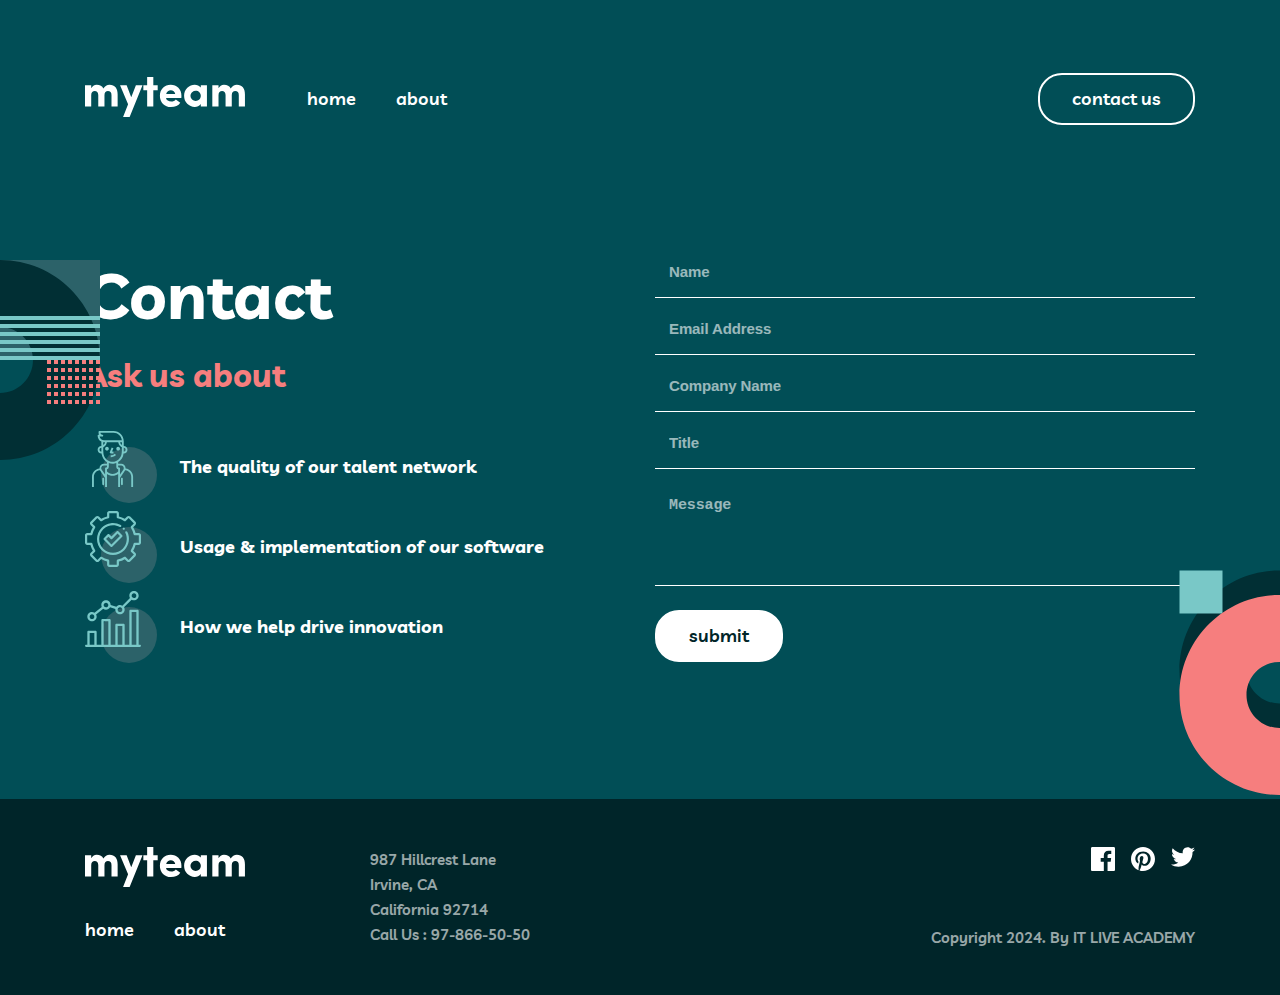
<file: contact.html>
<!DOCTYPE html>
<html lang="en">
<head>
  <meta charset="UTF-8">
  <meta name="viewport" content="width=device-width, initial-scale=1.0">

  <link rel="icon" type="image/png" sizes="32x32" href="./img/favicon-32x32.png">
  <title>Contact Page | myteam website </title>
    <!-- links main.css file -->
    <link rel="stylesheet" href="./css/main.css">
    <!-- links medida css file -->
    <link rel="stylesheet" href="./css/media.css">
</head>
<body>

     <!-- SITE-HEADER -->
  <div class="site-header-hero">
    <header class="site-header header">
      <div class="container d-flex">
        <a href="#!" class="site-header__logo logo">
          <img src="./img/logo.svg" alt="Site logo" class="logo-image">
        </a>

        <div class="site-menu__bar">
          <span class="site-menu__line"></span>
        </div>
        <nav class="header-nav nav">
          <ul class="nav-list">
            <li class="nav-item">
              <a href="./index.html" class="nav-link">home</a>
            </li>
            <li class="nav-item">
              <a href="./about.html" class="nav-link">about</a>
            </li>
          </ul>
          <a href="#!" class="site-header__link contact-us primary-btn">contact us</a>
          
        </nav>
       
      </div>
    </header>
   
  </div>
  <!-- SITE-HEADER -->

  <!-- contact-section -->
  <div class="contact-page">
      <div class="container">
        <div class="contact-page__inner">
          <div class="contact-page__desc">
            <h1 class="contact-page__headline">Contact</h1>
            <p class="contact-page__ask">Ask us about</p>
              <div class="contact-page__use">
                <div class="contact-page__user--item">
                  <svg xmlns="http://www.w3.org/2000/svg" width="72" height="72" viewBox="0 0 72 72" fill="none">
                    <circle cx="44" cy="44" r="28" fill="#2C6269"/>
                    <path fill-rule="evenodd" clip-rule="evenodd" d="M14.496 0H28.496C34.1567 0 38.7627 4.606 38.7627 10.2666V10.2667V14.9333C40.8217 14.9333 42.496 16.6078 42.496 18.6667C42.496 20.7256 40.8217 22.4 38.7627 22.4H38.5502C38.2615 26.0674 36.1978 29.2747 33.1626 31.101V32.6667H36.112C38.6031 32.6667 40.6294 34.693 40.6293 37.1842C40.63 37.2541 40.6291 37.3238 40.6266 37.3934L40.7479 37.4014C44.9638 37.9624 48.096 41.5427 48.0961 45.7333V56H46.2294V45.7334C46.2294 42.4733 43.7934 39.6891 40.5613 39.258L40.1566 39.2323C40.0736 39.3986 39.98 39.5606 39.8761 39.7172L35.0293 46.9513V56H33.1626V42.9565C31.5588 44.1449 29.6055 44.8 27.5627 44.8C25.5195 44.8 23.5664 44.1451 21.9627 42.9571V56H20.096V46.9507L15.2512 39.7198C15.1466 39.5623 15.0525 39.3996 14.9691 39.2326L14.5026 39.2634C11.332 39.689 8.896 42.4732 8.896 45.7333V56H7.0293V45.7333C7.0293 41.5426 10.1616 37.9633 14.3167 37.407L14.4985 37.3946C14.4956 37.3215 14.4946 37.2481 14.4952 37.1746C14.4952 34.6929 16.5214 32.6666 19.0125 32.6666H21.9627V31.1315C19.2935 29.5509 17.3031 26.8626 16.7203 23.577C16.6624 23.2503 16.6185 22.9208 16.5905 22.5904L16.5759 22.4H16.3627C14.3037 22.4 12.6294 20.7255 12.6294 18.6666C12.6294 16.6077 14.3037 14.9333 16.3627 14.9333H16.3641L16.3628 10.5691C14.1573 9.51877 12.6294 7.26788 12.6294 4.66659C12.6294 4.15144 13.0475 3.7333 13.5627 3.7333H14.0639C13.7447 3.18358 13.5627 2.54603 13.5627 1.86659V0.933297C13.5627 0.418141 13.9808 0 14.496 0ZM33.1626 35.672V34.5334H36.112C37.5736 34.5334 38.7627 35.7234 38.7627 37.1934C38.7683 37.7264 38.6153 38.2415 38.3231 38.6811L35.0293 43.5973V37.5387C35.0294 37.0226 34.6121 36.6053 34.096 36.6053H33.9373C33.4893 36.5287 33.1589 36.1377 33.1626 35.672ZM29.5135 32.4996C30.1284 32.3806 30.7238 32.2126 31.2959 32V35.6636C31.2866 36.8807 32.0566 37.9363 33.1626 38.3254V40.4479C31.7317 42.032 29.7088 42.9333 27.5627 42.9333C25.4165 42.9333 23.3937 42.0319 21.9627 40.4494V38.3264C23.0678 37.9373 23.8377 36.8826 23.8294 35.672V32.0136C25.0094 32.4416 26.2731 32.6723 27.5731 32.6723C28.2124 32.6723 28.8621 32.6153 29.5135 32.4996ZM20.096 37.5387V43.5959L16.8043 38.6829C16.5103 38.2414 16.3572 37.7253 16.3628 37.1839C16.3627 35.7224 17.5517 34.5333 19.0134 34.5333H21.9627V35.6786C21.9655 36.1377 21.636 36.5288 21.188 36.6054H21.0293C20.5141 36.6054 20.096 37.0226 20.096 37.5387ZM35.1288 11.1999H36.8963L36.8972 14.0611C36.1836 13.4162 35.4006 12.4564 35.1288 11.1999ZM33.2297 11.1999C33.6439 14.0413 35.8705 15.7542 36.8979 16.4045L36.8988 19.5273L36.7019 22.0715C36.4424 26.3238 33.34 29.8584 29.1727 30.6647C24.2037 31.5467 19.4399 28.2213 18.557 23.2503C18.5094 22.9796 18.473 22.7071 18.4506 22.4401L18.2294 19.6V16.4032C19.2576 15.752 21.4817 14.0394 21.8956 11.1999H33.2297ZM16.3627 16.8H16.3647L16.3655 19.6719L16.432 20.5333H16.3627C15.3333 20.5333 14.496 19.6961 14.496 18.6666C14.496 17.6372 15.3333 16.8 16.3627 16.8ZM19.9966 11.1999C19.7249 12.4555 18.9427 13.4148 18.2294 14.0597V11.1334C18.5343 11.1772 18.8459 11.1999 19.1627 11.1999H19.9966ZM38.7627 19.6V16.8C39.7921 16.8 40.6294 17.6372 40.6294 18.6667C40.6294 19.6961 39.7923 20.5334 38.7627 20.5334H38.6914L38.7627 19.6ZM14.5903 5.6C15.0234 7.72702 16.9097 9.3333 19.1627 9.3333V9.33341H36.8437C36.378 5.13898 32.8127 1.8667 28.496 1.8667H15.4293C15.4293 2.89625 16.2666 3.73341 17.296 3.73341C17.8112 3.73341 18.2293 4.15155 18.2293 4.6667C18.2293 5.18186 17.8112 5.6 17.296 5.6H14.5903ZM23.8294 17.7333C23.8294 18.7642 22.9937 19.6 21.9627 19.6C20.9318 19.6 20.096 18.7642 20.096 17.7333C20.096 16.7023 20.9318 15.8666 21.9627 15.8666C22.9937 15.8666 23.8294 16.7023 23.8294 17.7333ZM33.1627 19.6C34.1937 19.6 35.0294 18.7642 35.0294 17.7333C35.0294 16.7023 34.1937 15.8666 33.1627 15.8666C32.1318 15.8666 31.296 16.7023 31.296 17.7333C31.296 18.7642 32.1318 19.6 33.1627 19.6ZM27.0746 20.5333L28.4288 17.1472L26.6957 16.4537L24.829 21.1204C24.7141 21.4079 24.7497 21.7346 24.9233 21.9903C25.0968 22.246 25.3863 22.4 25.6961 22.4H28.4961V20.5333H27.0746ZM25.8547 24.2667C27.3079 24.2657 28.6743 23.7001 29.7028 22.6726L31.0226 23.9933C29.6421 25.3727 27.8063 26.1324 25.8547 26.1334H25.696V24.2667H25.8547ZM17.2961 47.6C17.2961 47.0839 17.7142 46.6667 18.2294 46.6667C18.7446 46.6667 19.1627 47.0839 19.1627 47.6V53.2C19.1627 53.7161 18.7446 54.1333 18.2294 54.1333C17.7142 54.1333 17.2961 53.7161 17.2961 53.2V47.6ZM35.9627 47.6C35.9627 47.0839 36.3799 46.6667 36.896 46.6667C37.4121 46.6667 37.8294 47.0839 37.8293 47.6V53.2C37.8293 53.7161 37.4121 54.1333 36.896 54.1333C36.3799 54.1333 35.9627 53.7161 35.9627 53.2V47.6Z" fill="#79C8C7"/>
                    </svg>
                    <p class="contact-page__text">The quality of our talent network</p>
                </div>
                <div class="contact-page__user--item">
                  <svg xmlns="http://www.w3.org/2000/svg" width="72" height="72" viewBox="0 0 72 72" fill="none">
                    <circle cx="44" cy="44" r="28" fill="#2C6269"/>
                    <path fill-rule="evenodd" clip-rule="evenodd" d="M33.9062 53.8125C33.9062 55.0186 32.9249 56 31.7188 56H24.2812C23.0751 56 22.0938 55.0186 22.0938 53.8125V50.5471C20.0357 50.0092 18.0717 49.1948 16.2354 48.1177L13.9244 50.4287C13.0712 51.2815 11.6835 51.2815 10.8307 50.4287L5.57129 45.1693C4.71851 44.3165 4.71851 42.9288 5.57129 42.076L7.88226 39.7646C6.80518 37.9283 5.99084 35.9643 5.45294 33.9062H2.1875C0.981384 33.9062 0 32.9249 0 31.7188V24.2812C0 23.0751 0.981384 22.0938 2.1875 22.0938H5.44568C5.98187 20.0323 6.79535 18.0648 7.87244 16.2251L5.57129 13.924C4.71851 13.0712 4.71851 11.6835 5.57129 10.8307L10.8307 5.57129C11.6835 4.71851 13.0712 4.71851 13.9244 5.57129L16.2174 7.86475C18.0588 6.78253 20.0289 5.96478 22.0938 5.42517V2.1875C22.0938 0.981384 23.0751 0 24.2812 0H31.7188C32.9249 0 33.9062 0.981384 33.9062 2.1875V5.41791C35.9741 5.95581 37.948 6.77271 39.7924 7.85449L42.076 5.57129C42.9288 4.71851 44.3165 4.71851 45.1693 5.57129L50.4287 10.8307C51.2815 11.6835 51.2815 13.0712 50.4287 13.9244L48.1455 16.2076C49.2273 18.052 50.0442 20.0259 50.5821 22.0938H53.8125C55.0186 22.0938 56 23.0751 56 24.2812V31.7188C56 32.9249 55.0186 33.9062 53.8125 33.9062H50.5748C50.0352 35.9711 49.217 37.9412 48.1353 39.7826L50.4283 42.076C51.2811 42.9288 51.2811 44.3165 50.4283 45.1693L45.1693 50.4287C44.3165 51.2815 42.9288 51.2815 42.0756 50.4287L39.7749 48.1276C37.9348 49.2047 35.9673 50.0181 33.9062 50.5543V53.8125ZM16.0713 45.641C16.2747 45.641 16.4785 45.6974 16.6596 45.8127C18.7407 47.1415 21.0167 48.0853 23.4238 48.618C23.9249 48.7291 24.2812 49.173 24.2812 49.6862V53.8125H31.7188V49.6921C31.7188 49.1786 32.0759 48.7343 32.5775 48.624C34.988 48.0934 37.2674 47.1509 39.3519 45.823C39.7843 45.5474 40.3504 45.6094 40.7131 45.9721L43.6227 48.8817L48.8817 43.6227L45.9785 40.7195C45.6154 40.3564 45.5538 39.7894 45.8307 39.3566C47.1641 37.2717 48.1118 34.9902 48.6462 32.5762C48.7569 32.0751 49.2012 31.7188 49.7139 31.7188H53.8125V24.2812H49.7199C49.2064 24.2812 48.762 23.9241 48.6518 23.4225C48.1199 21.0051 47.174 18.7202 45.8405 16.6318C45.5645 16.199 45.6265 15.6329 45.9892 15.2698L48.8817 12.3773L43.6227 7.11835L40.7302 10.0108C40.3675 10.3735 39.801 10.4355 39.3682 10.1595C37.2798 8.82605 34.9949 7.88055 32.5775 7.34821C32.0759 7.23798 31.7188 6.79364 31.7188 6.28009V2.1875H24.2812V6.28607C24.2812 6.79919 23.9249 7.2431 23.4242 7.35419C21.0098 7.88867 18.7283 8.83588 16.6434 10.1693C16.211 10.4462 15.6436 10.3846 15.2809 10.0215L12.3773 7.11835L7.11835 12.3773L10.0279 15.2873C10.3906 15.6496 10.4526 16.2157 10.177 16.6481C8.84912 18.7326 7.90662 21.012 7.37598 23.4225C7.26575 23.9241 6.82141 24.2812 6.30786 24.2812H2.1875V31.7188H6.31384C6.82697 31.7188 7.27087 32.0755 7.38196 32.5762C7.91473 34.9838 8.85895 37.2593 10.1873 39.3404C10.4633 39.7732 10.4017 40.3397 10.0386 40.7025L7.11835 43.6227L12.3773 48.8821L15.2975 45.9614C15.509 45.7504 15.7889 45.641 16.0713 45.641ZM16.7083 39.2917C19.8217 42.4046 23.9108 43.9615 28 43.9615C32.0892 43.9615 36.1783 42.4046 39.2917 39.2917C44.1597 34.4241 45.3646 27.0182 42.2901 20.8641C42.0201 20.3237 41.363 20.1041 40.8229 20.3741C40.2825 20.6441 40.0633 21.3012 40.3333 21.8417C42.9865 27.1528 41.9462 33.5439 37.7451 37.7451C35.0581 40.432 31.5295 41.7753 28 41.7748C24.4714 41.7744 20.9419 40.4312 18.2554 37.7451C12.8819 32.3716 12.8819 23.6284 18.2554 18.2554C22.6026 13.9077 29.38 12.9691 34.736 15.9726C35.2628 16.2682 35.9293 16.0807 36.2249 15.5535C36.5201 15.0267 36.3326 14.3602 35.8058 14.0649C32.8296 12.3961 29.3181 11.7219 25.9167 12.1671C22.4039 12.6268 19.2197 14.1974 16.7083 16.7083C10.4821 22.9346 10.4821 33.0654 16.7083 39.2917ZM38.7572 18.8138C38.4684 18.8138 38.1873 18.6976 37.9826 18.4929C37.7792 18.2896 37.6635 18.0084 37.6635 17.72C37.6635 17.4321 37.7792 17.1501 37.9826 16.9467C38.186 16.7429 38.4684 16.6263 38.7572 16.6263C39.0447 16.6263 39.3267 16.7429 39.5305 16.9467C39.7339 17.1501 39.851 17.4321 39.851 17.72C39.851 18.0084 39.7339 18.2896 39.5305 18.4929C39.3259 18.6976 39.0447 18.8138 38.7572 18.8138ZM26.4564 36.0574C26.1663 36.0574 25.8881 35.9421 25.683 35.737L18.7664 28.8199C18.3391 28.3931 18.3391 27.7005 18.7664 27.2733L22.6893 23.3499C22.8944 23.1448 23.1725 23.0298 23.4626 23.0298C23.7527 23.0298 24.0313 23.1448 24.2364 23.3499L26.4564 25.5703L31.764 20.263C32.1909 19.8358 32.8834 19.8358 33.3107 20.263L37.2341 24.1864C37.6609 24.6132 37.6609 25.3058 37.2341 25.733L27.2301 35.737C27.0246 35.9421 26.7465 36.0574 26.4564 36.0574ZM21.0863 28.0466L26.4564 33.4166L34.9137 24.9597L32.5374 22.5834L27.2301 27.8906C27.025 28.0957 26.7465 28.2111 26.4564 28.2111C26.1663 28.2111 25.8881 28.0957 25.683 27.8906L23.4626 25.6702L21.0863 28.0466Z" fill="#79C8C7"/>
                    </svg>
                    <p class="contact-page__text">Usage & implementation of our software</p>
                </div>
                <div class="contact-page__user--item">
                  <svg xmlns="http://www.w3.org/2000/svg" width="72" height="72" viewBox="0 0 72 72" fill="none">
                    <circle cx="44" cy="44" r="28" fill="#2C6269"/>
                    <path fill-rule="evenodd" clip-rule="evenodd" d="M44.3333 4.6667C44.3333 2.093 46.4263 0 49 0C51.5737 0 53.6667 2.093 53.6667 4.6667C53.6667 7.24041 51.5737 9.33341 49 9.33341C48.1355 9.33341 47.3252 9.09726 46.6303 8.68608L39.0194 16.297C39.4306 16.992 39.6667 17.8022 39.6667 18.6667C39.6667 21.2404 37.5737 23.3334 35 23.3334C32.4263 23.3334 30.3333 21.2404 30.3333 18.6667C30.3333 18.4032 30.3552 18.1447 30.3974 17.893L25.0246 16.3608C24.2129 17.7396 22.7129 18.6667 21 18.6667C19.9493 18.6667 18.9788 18.3179 18.1981 17.73L11.0811 23.4046C11.4541 24.075 11.6667 24.8465 11.6667 25.6667C11.6667 28.2404 9.5737 30.3334 7 30.3334C4.4263 30.3334 2.3333 28.2404 2.3333 25.6667C2.3333 23.093 4.4263 21 7 21C7.90488 21 8.75035 21.2587 9.46631 21.7061L16.7404 15.9062C16.4788 15.3239 16.3333 14.6787 16.3333 14C16.3333 11.4263 18.4263 9.3333 21 9.3333C23.5737 9.3333 25.6667 11.4263 25.6667 14C25.6667 14.0389 25.6662 14.0777 25.6653 14.1165L31.3656 15.742C32.2217 14.6803 33.5327 14 35 14C35.8645 14 36.6748 14.2361 37.3697 14.6473L44.9806 7.03637C44.5694 6.34145 44.3333 5.5312 44.3333 4.6667ZM19.2225 15.5101C19.209 15.491 19.1948 15.4722 19.18 15.4537C19.1649 15.4348 19.1494 15.4164 19.1334 15.3987C18.8404 15.0086 18.6667 14.524 18.6667 14C18.6667 12.7143 19.712 11.6667 21 11.6667C22.288 11.6667 23.3333 12.7144 23.3333 14C23.3333 15.2857 22.288 16.3333 21 16.3333C20.2882 16.3333 19.6506 16.0133 19.2225 15.5101ZM8.61291 23.982C8.1938 23.5805 7.62552 23.3334 7 23.3334C5.712 23.3334 4.6667 24.381 4.6667 25.6667C4.6667 26.9523 5.712 28 7 28C8.288 28 9.3333 26.9523 9.3333 25.6667C9.3333 25.0421 9.08657 24.4737 8.68515 24.0543C8.66023 24.0314 8.63612 24.0073 8.61291 23.982ZM47.3975 6.3613C47.3831 6.34522 47.3681 6.32945 47.3527 6.314C47.3373 6.29859 47.3215 6.28369 47.3055 6.26933C46.9096 5.85087 46.6667 5.28643 46.6667 4.6667C46.6667 3.381 47.712 2.33341 49 2.33341C50.288 2.33341 51.3333 3.38111 51.3333 4.6667C51.3333 5.9523 50.288 7 49 7C48.3796 7 47.8155 6.75694 47.3975 6.3613ZM52.5 18.6667C53.144 18.6667 53.6667 19.1893 53.6667 19.8334V53.6667H54.8333C55.4773 53.6667 56 54.1893 56.0001 54.8333C56.0001 55.4773 55.4774 56 54.8334 56H52.5159L52.5 56.0001H45.5L45.4841 56H38.5159L38.5 56.0001H31.5L31.4841 56H24.5159L24.5 56.0001H17.5L17.4841 56H10.5H3.5H1.1667C0.522703 56 0 55.4773 0 54.8333C0 54.1893 0.522703 53.6667 1.1667 53.6667H2.3333V40.8334C2.3333 40.1894 2.856 39.6667 3.5 39.6667H10.5C11.144 39.6667 11.6667 40.1893 11.6667 40.8333V53.6667H16.3333V29.1667C16.3333 28.5227 16.856 28 17.5 28H24.5C25.144 28 25.6667 28.5227 25.6667 29.1667V53.6667H30.3333V33.8334C30.3333 33.1894 30.856 32.6667 31.5 32.6667H38.5C39.144 32.6667 39.6667 33.1893 39.6667 33.8334V53.6667H44.3333V19.8334C44.3333 19.1894 44.856 18.6667 45.5 18.6667H52.5ZM51.3333 21V53.6667H46.6666V21H51.3333ZM37.3333 53.6667V35H32.6666V53.6667H37.3333ZM18.6666 30.3333H23.3333V53.6667H18.6666V30.3333ZM9.33341 53.6667V42H4.6667V53.6667H9.3333H9.33341ZM35 21C33.712 21 32.6667 19.9523 32.6667 18.6667C32.6667 17.381 33.712 16.3334 35 16.3334C36.288 16.3334 37.3333 17.3811 37.3333 18.6667C37.3333 19.9523 36.288 21 35 21Z" fill="#79C8C7"/>
                    </svg>
                    <p class="contact-page__text">How we help drive innovation</p>
                </div>
              </div>
          </div>
          <div class="contact-page__form">
            <form action="" class="form-group" method="POST">
              <input type="text" placeholder="Name" required class="form-control">
              <input type="email" placeholder="Email Address" required class="form-control">
              <input type="text" placeholder="Company Name" required class="form-control">
              <input type="text" placeholder="Title " required class="form-control">
              <textarea name="" id="" cols="30" rows="5" class="form-control" placeholder="Message"></textarea>
              <button type="submit" class="form-btn secondary-btn">submit</button>
            </form>
          </div>
        </div>
      </div>
  </div>
    <!-- contact-section -->

     <!-- SITE-FOOTER -->
  <footer class="site-footer">
    <div class="container">
      <div class="footer-info">
        <div class="footer-menu">
          <div class="footer-menu__list">
            <a href="" class="footer-logo logo">
              <img src="./img/logo.svg" alt="Site logo" class="footer-logo__image">
            </a>
            <ul class="nav-list">
              <li class="nav-item">
                <a href="./index.html" class="nav-link">home</a>
              </li>
              <li class="nav-item">
                <a href="./about.html" class="nav-link">about</a>
              </li>
            </ul>
          </div>
          <p class="footer-contact">
            987  Hillcrest Lane <br>Irvine, CA <br> California  92714 <br>Call Us : <a href="tel:998978665050" class="footer-contact__phone">97-866-50-50</a>
          </p>
        </div>
        <div class="footer-social social">
          <ul class="social-list">
            <a href="#!" class="social-link">
              <svg xmlns="http://www.w3.org/2000/svg" width="24" height="24" viewBox="0 0 24 24" fill="none">
                <path d="M22.675 0H1.325C0.593 0 0 0.593 0 1.325V22.676C0 23.407 0.593 24 1.325 24H12.82V14.706H9.692V11.084H12.82V8.413C12.82 5.313 14.713 3.625 17.479 3.625C18.804 3.625 19.942 3.724 20.274 3.768V7.008L18.356 7.009C16.852 7.009 16.561 7.724 16.561 8.772V11.085H20.148L19.681 14.707H16.561V24H22.677C23.407 24 24 23.407 24 22.675V1.325C24 0.593 23.407 0 22.675 0Z" fill="currentColor"/>
                </svg>
            </a>
            <a href="#!" class="social-link">
              <svg xmlns="http://www.w3.org/2000/svg" width="24" height="24" viewBox="0 0 24 24" fill="none">
                <path d="M12 0C5.373 0 0 5.372 0 12C0 17.084 3.163 21.426 7.627 23.174C7.522 22.225 7.427 20.769 7.669 19.733C7.887 18.796 9.076 13.768 9.076 13.768C9.076 13.768 8.717 13.049 8.717 11.986C8.717 10.318 9.684 9.072 10.888 9.072C11.911 9.072 12.406 9.841 12.406 10.762C12.406 11.791 11.751 13.33 11.412 14.757C11.129 15.951 12.011 16.926 13.189 16.926C15.322 16.926 16.961 14.677 16.961 11.431C16.961 8.558 14.897 6.549 11.949 6.549C8.535 6.549 6.531 9.11 6.531 11.756C6.531 12.787 6.928 13.894 7.424 14.494C7.522 14.613 7.536 14.718 7.507 14.839L7.174 16.199C7.121 16.419 7 16.466 6.772 16.36C5.273 15.662 4.336 13.471 4.336 11.711C4.336 7.926 7.086 4.449 12.265 4.449C16.428 4.449 19.663 7.416 19.663 11.38C19.663 15.516 17.056 18.844 13.436 18.844C12.22 18.844 11.077 18.213 10.686 17.466L9.938 20.319C9.667 21.362 8.936 22.669 8.446 23.465C9.57 23.812 10.763 24 12 24C18.627 24 24 18.627 24 12C24 5.372 18.627 0 12 0Z" fill="currentColor"/>
                </svg>
            </a>
            <a href="#!" class="social-link">
              <svg xmlns="http://www.w3.org/2000/svg" width="24" height="20" viewBox="0 0 24 20" fill="none">
                <path d="M24 2.55699C23.117 2.94899 22.168 3.21299 21.172 3.33199C22.189 2.72299 22.97 1.75799 23.337 0.607986C22.386 1.17199 21.332 1.58199 20.21 1.80299C19.313 0.845986 18.032 0.247986 16.616 0.247986C13.437 0.247986 11.101 3.21399 11.819 6.29299C7.728 6.08799 4.1 4.12799 1.671 1.14899C0.381 3.36199 1.002 6.25699 3.194 7.72299C2.388 7.69699 1.628 7.47599 0.965 7.10699C0.911 9.38799 2.546 11.522 4.914 11.997C4.221 12.185 3.462 12.229 2.69 12.081C3.316 14.037 5.134 15.46 7.29 15.5C5.22 17.123 2.612 17.848 0 17.54C2.179 18.937 4.768 19.752 7.548 19.752C16.69 19.752 21.855 12.031 21.543 5.10599C22.505 4.41099 23.34 3.54399 24 2.55699Z" fill="currentColor"/>
                </svg>
            </a>
          </ul>
          <p class="footer-text">Copyright 2024. By IT LIVE ACADEMY</p>
        </div>
        
      </div>
    </div>
  </footer>
  <!-- SITE-FOOTER -->
  

</body>
</html>
</file>
<file: css/main.css>
@import url(./fonts.css);

/* CUSTOM PROPS */

:root {
    --Midnight-Green: #014E56;
    --Light-Coral: #F67E7E;
    --White: #fff;
    --Rapture-Blue: #79C8C7;
    --Police-Blue: #2C6269;
    --Deep-Jungle-Green: #004047;
    --Sacramento-State-Green: #012F34;
    --Dark-Green: #002529;
    --Levvic-font: "Livvic";
}

/* GLOBAL STYLES */

* {
    margin: 0;
    padding: 0;
    box-sizing: border-box;
}

a {
    text-decoration: none;
}

ul {
    list-style: none;
}

/* CONTAINER */

.container {
    max-width: 1158px;
    width: 100%;
    padding-left: 24px;
    padding-right: 24px;
    margin: auto;
}
/* BODY */

body {
    background-color: var(--Midnight-Green);
    font-family: var(--Levvic-font);
    /* height: 2000px; */
}

/* D-FLEX */
.d-flex {
    display: flex;
    justify-content: space-between;
    align-items: center;
    overflow: hidden;
}
/* ALL-BTN */
.primary-btn {
    display: block;
    padding: 10px 32px;
    border-radius: 24px;
    border: 2px solid var(--White);
    text-align: center;
    font-family: var(--Levvic-font);
    font-weight: 600;
    line-height: 28px;
    font-size: 18px;
    background-color: transparent;
    width: max-content;
    color: var(--White);
    transition: .4s;
   
}

.primary-btn:hover {
    background-color: var(--White);
    color: var(--Dark-Green);
    cursor: pointer;
}

.primary-btn:active {
    opacity: 0.25;
    background-color: transparent;
    color: var(--White);
}

.secondary-btn {
    display: block;
    padding: 10px 32px;
    border-radius: 24px;
    border: 2px solid var(--White);
    text-align: center;
    font-family: var(--Levvic-font);
    font-weight: 600;
    line-height: 28px;
    font-size: 18px;
    background-color: var(--White);
    width: max-content;
    color: var(--Dark-Green);
    transition: .4s;
}

.secondary-btn:hover {
    background-color: var(--Rapture-Blue);
    border: 2px solid var(--Rapture-Blue);
}

.secondary-btn:active {
    opacity: 0.25;
    background-color: var(--White);
    color: var(--Dark-Green);
}

/* SITE-HEADER */

.site-header-hero {
    overflow: hidden;
}
.site-header {
    padding-top: 73px;
}
.nav {
    width: 80%;
    display: flex;
    align-items: center;
    column-gap: 80px;
    justify-content: space-between;
}

.logo {
    display: block;
}
.logo-image {
    width: 160px;
    height: 40px;
    object-fit: cover;
}
.nav-list {
    display: flex;
    column-gap: 40px;
}

.nav-link {
    color: var(--White);
    font-size: 18px;
    font-weight: 600;
    line-height: 28px;
    transition: .4s;
    
}

.nav-link:hover {
    color: var(--Light-Coral);
    cursor: pointer;
}


/* SITE-HEADER */


/* SITE-HERO */

.site-hero {
    /* padding-top: 129px; */
    display: flex;
    align-items: center;
    height: 100vh;
    position: relative;
}

.site-hero__title {
    max-width: 635px;
    width: 100%;
    font-size: 100px;
    font-weight: 700;
    line-height: 100px;
    color: var(--White);
}
.site-hero__span {
    color: var(--Light-Coral);
}

.site-hero__desc {
    max-width: 445px;
    width: 100%;
    color: var(--White);
    font-size: 18px;
    font-weight: 600;
    line-height: 28px;
}

.site-hero__bottom--img {
    position: absolute;
    bottom: 0;
    object-fit: cover;
   
}

.site-hero__desc::before {
    content: "";
    display: block;
    width: 50px;
    height: 4px;
    background-color: var(--Rapture-Blue);
    margin-bottom: 79px;

}

.site-hero__content::before {
    content: url(../img/bg-befor.png);
    position: absolute;
    left: -10px;
}
/* SITE-HERO */

/* OFFER SECTION */
.offer {
    background-color: var(--Dark-Green);
    padding-top: 198px;
    padding-bottom: 198px;
    position: relative;
    overflow: hidden;
}

.offer::after {
    content: url(../img/bg-pattern-home-3.svg);
    position: absolute;
    right: -100px;
    bottom: 0;
}

.offer-content {
    display: flex;
    justify-content: space-between;
}
.offer-title {
    max-width: 445px;
    width: 100%;
    font-size: 48px;
    font-weight: 700;
    line-height: 48px;
    color: var(--White);
    position: relative;
   
}
.offer-title::before {
    content: "";
    display: block;
    width: 50px;
    height: 4px;
    background-color: var(--Light-Coral);
    position: absolute;
    top: -54px;

 
}

.offer-bulid {
    display: flex;
    flex-direction: column;
    row-gap: 32px;
}
.offer-bulid__item {
    display: flex;
    column-gap: 23px;
    /* align-items: center; */
   
}
.offer-bulid__desc {
    display: flex;
    flex-direction: column;
    row-gap: 16px;
}
.offer-bulid__title {
    color: var(--Light-Coral);
    font-size: 18px;
    font-weight: 700;
    line-height: 28px;
}
.offer-bulid__text {
    max-width: 445px;
    width: 100%;
    font-size: 15px;
    font-weight: 600;
    line-height: 25px;
    opacity: .8;
    color: var(--White);

}
/* OFFER SECTION */

/* DELIVERY SECTION */
.delivery {
    padding-top: 140px;
    padding-bottom: 140px;
    position: relative;
}

.delivery::before {
    content: url(../img/bg-pattern-home-4-about-3.svg);
    position: absolute;
    top: 0;
}

.delivery::after {
    content: url(../img/bg-pattern-home-5.svg);
    position: absolute;
    bottom: 0;
    right: 0;
}

.delivery-content {
    display: flex;
    flex-direction: column;
    row-gap: 56px;
}
.delivery-title {
    max-width: 932px;
    width: 100%;
    text-align: center;
    font-size: 48px;
    font-weight: 700;
    line-height: 48px;
    color: var(--White);
    margin: auto;
}
.delivery-title::after {
    content: "success stories.";
    color: var(--Rapture-Blue);
}
.delivery-cards {
    display: flex;
   column-gap: 30px;
}
.delivery-card {
    max-width: 350px;
    width: 100%;
    text-align: center;
}
.delivery-card__desc {
    color: var(--White);
    font-size: 15px;
    font-weight: 600;
    line-height: 25px;
    display: flex;
   
    flex-direction: column;
    align-items: center;
    position: relative;
}

.delivery-card__desc::before {
    content: url(../img/icon-quotes.svg);
    position: absolute;
    top: -30%;
    text-align: center;
    z-index: -1;
   
}
.delivery-card__body {
    margin-top: 24px;
    margin-bottom: 32px;
}
.delivery-card__name {
    color: var(--Rapture-Blue);
    font-size: 18px;
    font-weight: 700;
    line-height: 28px;
}
.delivery-card__jobs {
    font-size: 13px;
    font-weight: 500;
    line-height: 18px;
    color: var(--White);
    font-style: italic;
}
.delivery-card__ava {
    width: 62px;
    height: 62px;
    border-radius: 50%;
    overflow: hidden;
    border: 2px solid #C4FFFE;
    margin: auto;
}
.delivery-card__ava--img {
    width: 100%;
    height: 100%;
    border-radius: 50%;
    object-fit: cover;
}
/* DELIVERY SECTION */

/* CONTACT SECTION */

.contact {
    background-color: var(--Light-Coral);
    padding-top: 76px;
    padding-bottom: 76px;
    position: relative;
    overflow: hidden;
}
.contact::before {
    content: url(../img/bg-pattern-home-6-about-5.svg);
    position: absolute;
    bottom: -5px;
}
.contact-content {
    display: flex;
    justify-content: space-around;
    align-items: center;
}
.contact-title {
    font-size: 48px;
    font-weight: 700;
    line-height: 48px;
    color: var(--Sacramento-State-Green);
}
.contact-btn {
    border: 2px solid var(--Sacramento-State-Green);
    color: var(--Sacramento-State-Green);
}

.contact-btn:hover {
    background-color: var(--Sacramento-State-Green);
    color: var(--White);
}


/* CONTACT SECTION */


/* ABOUT PAGE */

    /* ABOUT COMPANIES */
    .about-companies {
        padding-top: 120px;
        padding-bottom: 120px;
        position: relative;
        overflow: hidden;
    }
    .about-companies::after {
        content: url(../img/bg-pattern-about-1-mobile-nav-1.svg);
        position: absolute;
        right: -100px;
        bottom: 0;
    }
    .about-content {
        display: flex;
        justify-content: space-between;
    }
    .about-title {
        color: var(--White);
        font-size: 64px;
        font-weight: 700;
        line-height: 70px;
    }
    .about-desc {
        max-width: 730px;
        width: 100%;
        font-size: 18px;
        font-weight: 600;
        line-height: 28px;
        color: var(--White);
        display: flex;
        flex-direction: column;
        row-gap: 24px;
    }

    .about-desc::before {
        content: "";
        display: block;
        width: 50px;
        height: 4px;
        background-color: var(--Light-Coral);
    }
    /* ABOUT COMPANIES */


    /* ABOUT TEAM */

    .team {
        padding-top: 140px;
        padding-bottom: 140px;
        background-color: var(--Deep-Jungle-Green);
        position: relative;
        overflow: hidden;
    }

    .team::before {
        content: url(../img/bg-pattern-about-2-contact-1.svg);
        position: absolute;
        top: 0;
        left: -100px;
    }
    
    .team::after {
        content: url(../img/bg-pattern-home-4-about-3.svg);
        position: absolute;
        bottom: 0;
        right: 0;
    }

    .team-title {
        color: var(--White);
        font-size: 48px;
        font-weight: 700;
        text-align: center;
        margin-bottom: 64px;
    }
    .team-cards {
        display: flex;
        flex-wrap: wrap;
        column-gap: 30px;
        row-gap: 76px;
    }
    .team-card {
        max-width: 350px;
        width: 100%;
        height: 253px;
        background-color: var(--Sacramento-State-Green);
        padding: 32px 24px 0;
        display: flex;
        flex-direction: column;
        position: relative;
        align-items: center;
    

    }
    .team-ava {
        width: 96px;
        height: 96px;
        border-radius: 50%;
        border: 2px solid var(--Rapture-Blue);
        overflow: hidden;
        margin-bottom: 16px;
    }
    .team-ava__image {
        width: 100%;
        height: 100%;
        object-fit: cover;


    }
    .team-person__name {
        color: var(--Rapture-Blue);
        font-size: 18px;
        font-weight: 700;
        line-height: 28px;
    }
    .team-person__job {
        color: var(--White);
        font-size: 15px;
        font-weight: 500;
        line-height: 25px;
        font-style: italic
    }
    .team-about__more {
        width: 56px;
        height: 56px;
        background-color: var(--Light-Coral);
        border-radius: 50%;
        border: unset;
        font-size: 30px;
        font-weight: 700;
        position: absolute;
        bottom: -28px;
        transition: .4s;
        z-index: 99;
    }
    .team-about__more:hover {
        cursor: pointer;
    }
  
    .team-card__content {
        width: 100%;
        height: 100%;
        background-color: var(--Dark-Green);
        position: absolute;
        top: 0;
        left: 0;
        text-align: center;
        padding-top: 35px;
        padding-left: 24px;
        padding-right: 24px;
        /* opacity: 0; */
        transform: scale(0);
        transition: .5s;
    }
    .team-person__desc {
        margin-top: 8px;
        margin-bottom: 24px;
        color: var(--White);
        font-weight: 15px;
        font-weight: 600;
        line-height: 25px;
    }
   
    .team-person__social {
        display: flex;
        column-gap: 16px;
        justify-content: center;
    }

    .active {
        background-color: var(--Light-Coral) !important;
    }

    .active-content {
        transform: scale(1);
    }
  
    /* ABOUT TEAM */

    /* ABOUT CLIENT */
    .clients {
        padding-top: 140px;
        padding-bottom: 150px;
        background-color: var(--Dark-Green);
        position: relative;

    }
    .clients::before {
        content: url(../img/bg-pattern-about-4.svg);
        position: absolute;
        top: 0;
        left: 0;
    }
 
    .our-client__title {
        text-align: center;
        color: var(--White);
        font-size: 48px;
        font-weight: 700;
        line-height: 48px;
        margin-bottom: 70px;
    }
    .client-items {
        display: flex;
        align-items: center;
        justify-content: space-between;
    }
    .cleint-logo__link {
        display: block;
    }
    .client-logo {
        max-width: 165px;
        width: 100%;
        height: auto;
    }
    /* ABOUT CLIENT */

/* ABOUT PAGE */

/* CONTACT PAGE */
.contact-page {
    padding-top: 130px;
    padding-bottom: 128px;
    position: relative;
    overflow: hidden;
}
.contact-page::before {
    content: url(../img/bg-pattern-about-2-contact-1.svg);
    position: absolute;
    left: -100px;
    top: 20%;

}

.contact-page::after {
    content: url(../img/bg-pattern-contact-2.svg);
    position: absolute;
    right: -100px;
    bottom: 0;
}

.contact-page__inner {
    display: flex;
    justify-content: space-between;
    align-items: center;
}
.contact-page__desc {
    max-width: 540px;
    width: 100%;
}
.contact-page__headline {
    color: var(--White);
    font-size: 64px;
    font-weight: 700;
    
}
.contact-page__ask {
    color: var(--Light-Coral);
    font-size: 32px;
    font-weight: 700;
    line-height: 48px;
    margin-top: 16px;
    margin-bottom: 32px;
}

.contact-page__user--item {
    display: flex;
    column-gap: 23px;
    align-items: center;
    margin-bottom: 8px;
}
.contact-page__text {
    color: var(--White);
    font-size: 18px;
    font-weight: 700;
    line-height: 28px;
}
.contact-page__form {
    max-width: 540px;
    width: 100%;
  
}
.form-group {
    display: flex;
    flex-direction: column;
    row-gap: 24px;
}
.form-control {
    background-color: transparent;
    border: unset;

    padding-left: 14px;
    padding-bottom: 17px;
    width: 100%;
    border-bottom: 1px solid var(--White);
}
.form-control:focus {
    outline: unset;
}
.form-control::placeholder {
    text-transform: capitalize;
    font-size: 15px;
    font-weight: 600;
    line-height: 25px;
    letter-spacing: -0.115px;
    opacity: .6;
    color: var(--White);
}

.form-control:focus::placeholder {
    opacity: 1;
}


/* CONTACT PAGE */


/* SITE FOOTER */
.site-footer {
    background-color: var(--Dark-Green);
    padding-top: 48px;
    padding-bottom: 48px;
}
.footer-info {
    display: flex;
    justify-content: space-between;
}
.footer-menu {
    display: flex;
    column-gap: 125px;
}
.footer-menu__list {
    display: flex;
    flex-direction: column;
    row-gap: 25px;
}

.footer-logo__image {
}


.footer-contact {
    color: var(--White);
    font-size: 15px;
    font-weight: 600;
    line-height: 25px;
    opacity: .6;
}
.footer-contact__phone {
    color: var(--White);
}

.social {
    text-align: end;
    display: flex;
    flex-direction: column;
    justify-content: space-between;
}
.social-list {
    display: flex;
    column-gap: 16px;
    justify-content: flex-end;
}

.footer-text {
    font-size: 15px;
    font-weight: 600;
    color: var(--White);
    opacity: 0.6;
}
.social-link {
    color: var(--White);
    transition: .4s;
}
.social-link:hover {
    color: var(--Light-Coral);
}
/* SITE FOOTER */
</file>
<file: css/media.css>
@media only screen and (max-width: 768px) {
  .site-header {
    padding-top: 64px;
  }
  .logo {
    margin-right: 48px;
  }

  .container {
    padding-left: 40px;
    padding-right: 40px;
  }
  .site-hero__content {
    display: flex;
    flex-direction: column;
    text-align: center;
    row-gap: 24px;
  }
  .site-hero__content::before {
    display: none;
  }
  .site-hero__title {
    font-size: 64px;
    line-height: 56px;
    margin-top: 100px;
  }
  .site-hero__desc {
    max-width: 457px;
    width: 100%;
    font-size: 15px;
    font-weight: 600;
    line-height: 28px;
  }
  .site-hero__desc::before {
    display: none;
  }
  .site-hero__text {
    display: flex;
    flex-direction: column;
    row-gap: 100px;
  }
  .site-hero__bottom--img {
    position: unset;
  }

  /* OFFER SECTION */
  .offer {
    padding-top: 136px;
    padding-bottom: 136px;
  }

  .offer::after {
    top: 0;
  }
  .offer-content {
    max-width: 573px;
    width: 100%;
    margin: auto;
    flex-wrap: wrap;
    row-gap: 64px;
  }
  .offer-title {
    font-size: 32px;
    line-height: 32px;
  }
  .offer-bulid__text {
    max-width: 478px;
    width: 100%;
  }
  /* OFFER SECTION */

  /* DELIVERY SECTION */
  .delivery-content {
    max-width: 573px;
    width: 100%;
    margin: auto;
    display: flex;
    flex-direction: column;
    row-gap: 84px;
  }
  .delivery {
    padding-top: 100px;
    padding-bottom: 100px;
  }
  .delivery-title {
    font-size: 38px;
    line-height: 32px;
  }
  .delivery-cards {
    flex-wrap: wrap;
    width: 100%;
    justify-content: center;
    row-gap: 84px;
  }
  .delivery-card {
    max-width: unset;
    width: 100%;
    text-align: center;
  }
  /* DELIVERY SECTION */

  /* CONTACT SECTION */
  .contact::before {
    content: url(../img/bg-pattern-home-6-about-5.svg);
    position: absolute;
    bottom: -14%;
  }
  .contact-content {
    justify-content: space-evenly;
  }
  .contact-title {
    font-size: 32px;
    line-height: 32px;
  }
  /* CONTACT SECTION */

  /* ABOUT PAGE */
  .team {
    padding-top: 100px;
    padding-bottom: 128px;
  }
  .team-title {
    font-size: 32px;
    line-height: 32px;
  }
  .team-cards {
    justify-content: center;
    column-gap: 11px;
  }
  .team-card {
    max-width: 281px;
    width: 48%;
  }
  /* ABOUT PAGE */

  /* ABOUT CLIENTS */
  .clients {
    overflow: hidden;
    padding-top: 100px;
    padding-bottom: 100px;
  }
  .clients::before {
    top: -100px;
    left: 0;
  }
  .our-client__title {
    font-size: 32px;
    line-height: 32px;
    margin-bottom: 48px;
  }
  .client-logo {
    max-width: 103px;
    width: 100%;
  }


  /* ABOUT CLIENTS */

  /* SITE FOOTER */
  .site-footer {
    padding-top: 56px;
    padding-bottom: 56px;
  }
  .footer-info {
    flex-wrap: wrap;
    display: unset;
    row-gap: 34px;
  }
  .footer-menu {
    justify-content: space-between;
    margin-bottom: 34px;
  }
  .social {
    flex-direction: row;
    justify-content: space-between;
  }
  .footer-contact {
    text-align: end;
  }
  /* SITE FOOTER */

  /* ABOUT COMPANIES */
  .about-companies {
    padding-top: 110px;
    padding-bottom: 110px;
  }
  .about-content {
    flex-direction: column;
    text-align: center;
    align-items: center;
    row-gap: 24px;
  }
  .about-title {
    text-align: center;
    line-height: 56px;
  }

  .about-desc {
    max-width: 457px;
    width: 100%;
    font-size: 15px;
  }

  .about-desc::before {
    display: none;
  }

  /* ABOUT COMPANIES */
}



@media only screen and (max-width: 576px) {
  .site-header {
    overflow-x: scroll;
  }
  .container {
    padding-left: 24px;
    padding-right: 24px;
  }

  .site-menu__bar {
    width: 20px;
    height: 17px;
    z-index: 99;
    display: flex;
    flex-direction: column;
    justify-content: center;
  }
  .site-menu__line {
    display: block !important;
    width: 100%;
    height: 2px;
    background-color: var(--White);
    position: relative;
    transition: 0.4s;
  }
  .site-menu__line::before {
    content: "";
    display: block;
    width: 100%;
    height: 100%;
    background-color: var(--White);
    position: absolute;
    top: -6px;
    transition: 0.4s;
  }
  .site-menu__line::after {
    content: "";
    display: block;
    width: 100%;
    height: 100%;
    background-color: var(--White);
    position: absolute;
    top: 6px;
    transition: 0.4s;
  }

  .site-menu__bar:hover .site-menu__line::before {
    transform: rotate(45deg);
    top: 0;
  }
  .site-menu__bar:hover .site-menu__line::after {
    transform: rotate(-45deg);
    top: 0;
  }

  .site-menu__bar:hover .site-menu__line {
    background-color: transparent;
  }

  .site-menu__bar:hover ~ .nav {
    opacity: 1;
  }
  .nav {
    position: absolute;
    top: 0;
    right: 0;
    width: 255px;
    height: 100vh;
    flex-direction: column;
    justify-content: center;
    background-color: #2c6269;
    opacity: 0;
    transition: 0.4s;
    row-gap: 36px;
    z-index: 55;
  }
  .nav-list {
    display: flex;
    flex-direction: column;
    row-gap: 24px;
  }

  /* OFFER SECTION */
  .offer {
    padding-top: 100px;
    padding-bottom: 64px;
  }

  .offer-content {
    max-width: 573px;
    width: 100%;
    margin: auto;
    flex-wrap: wrap;
    row-gap: 64px;
  }
  .offer-title {
    max-width: 240px;
    width: 100%;
    font-size: 32px;
    line-height: 32px;
  }

  .offer-bulid__item {
    flex-wrap: wrap;
    text-align: center;
    justify-content: center;
    row-gap: 16px;
  }
  .offer-bulid__desc {
    row-gap: 8px;
  }
  .offer-bulid__text {
    max-width: 478px;
    width: 100%;
    line-height: 25px;
  }
  .offer-bulid {
    row-gap: 48px;
  }
  /* OFFER SECTION */

  /* DELIVERY SECTION */
  .delivery-content {
    margin: auto;
    display: flex;
    flex-direction: column;
    row-gap: 84px;
  }
  .delivery {
    padding-top: 100px;
    padding-bottom: 100px;
  }
  .delivery-title {
    font-size: 32px;
    line-height: 32px;
  }
  .delivery-cards {
    flex-wrap: wrap;
    width: 100%;
    justify-content: center;
    row-gap: 84px;
  }
  .delivery-card {
    max-width: unset;
    width: 100%;
    text-align: center;
  }
  /* DELIVERY SECTION */

  /* CONTACT SECTION */
  .contact-content {
    max-width: 327px;
    width: 100%;
    flex-wrap: wrap;

    text-align: center;
    margin: auto;
    row-gap: 24px;
  }
  /* CONTACT SECTION */

  /* ABOUT COMPANIES */

  .about-companies {
    padding-top: 80xpx;
    padding-bottom: 108px;
  }
  .about-content {
    row-gap: 16px;
  }
  .about-title {
    text-align: center;
    font-size: 40px;
    line-height: 40px;
  }

  .about-desc {
    max-width: 457px;
    width: 100%;
    font-size: 15px;
  }

  .about-companies::after {
    bottom: -100px;
  }

  .team {
    padding-top: 88px;
    padding-bottom: 116px;
  }
  .team::before {
    top: -100px;
    left: -100px;
  }
  .team-title {
    font-size: 32px;
    line-height: 32px;
    margin-bottom: 48px;
  }
  .team-cards {
    justify-content: center;
    row-gap: 52px;
  }
  .team-card {
    max-width: unset;
    width: 100%;
  }

  /* ABOUT COMPANIES */

   /* ABOUT CLIENTS */
   .clients {
    overflow: hidden;
    padding-top: 88px;
    padding-bottom: 88px;
  }
  .clients::before {
    top: -100px;
    left: -100px;
  }
  .our-client__title {
    font-size: 32px;
    line-height: 32px;
    margin-bottom: 64px;
  }
  .client-items {
    flex-direction: column;
    row-gap: 57px;
  }
  .client-logo {
    max-width: 146px;
    width: 100%;
    height: auto;
  }


  /* ABOUT CLIENTS */

  /* SITE FOOTER */

  .site-footer {
    padding-top: 66px;
    padding-bottom: 66px;
  }
  .footer-info {
    flex-wrap: wrap;
    display: unset;
    row-gap: 34px;
  }
  .footer-menu {
    display: flex;
    flex-wrap: wrap;
    margin-bottom: 34px;
    justify-content: center;
  }
  .site-footer .nav-list {
    flex-direction: row;
    justify-content: center;
  }
  .logo {
    margin-right: unset;
    text-align: center;
  }
  .footer-logo__image {
    width: 96px;
  }
  .social {
    flex-direction: row;
    justify-content: center;
    flex-wrap: wrap;
    row-gap: 16px;
  }
  .footer-contact {
    text-align: center;
    margin-top: 24px;
    margin-bottom: 6px;
  }
  /* SITE FOOTER */
}
</file>
